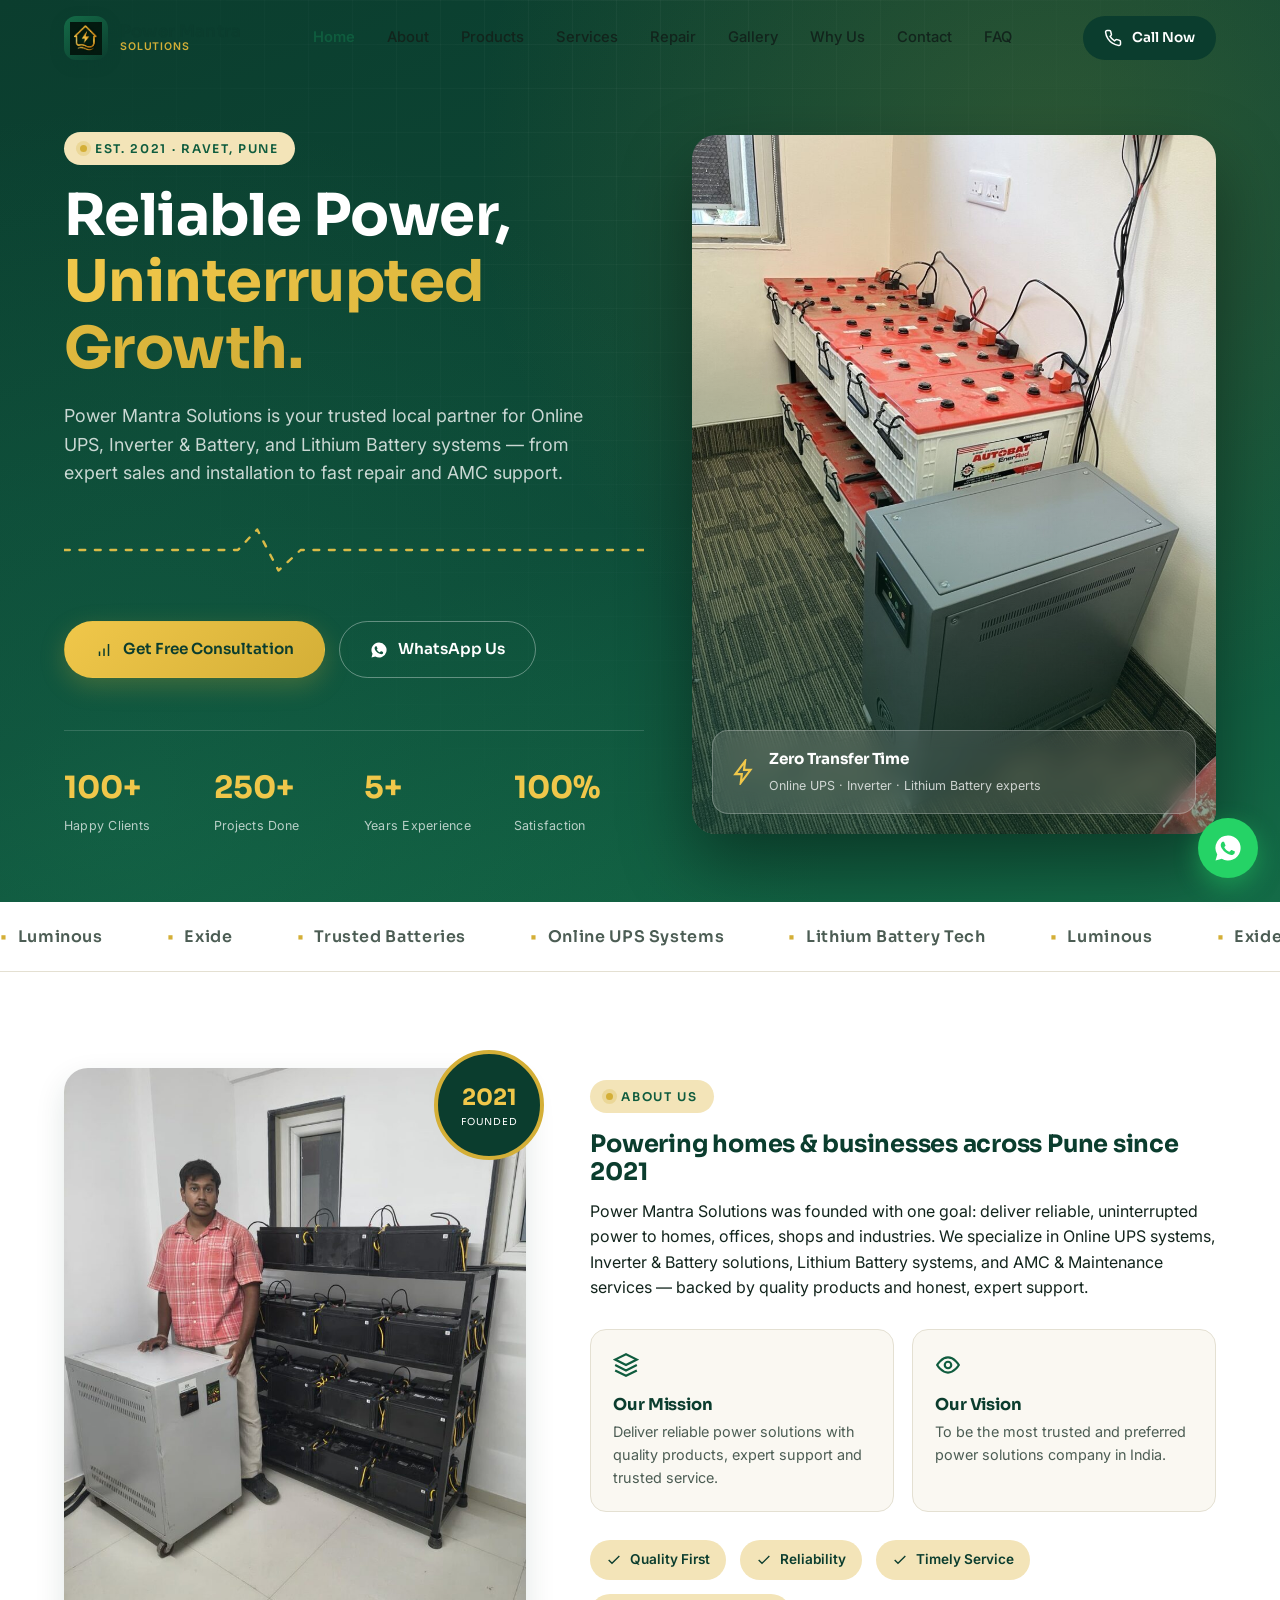
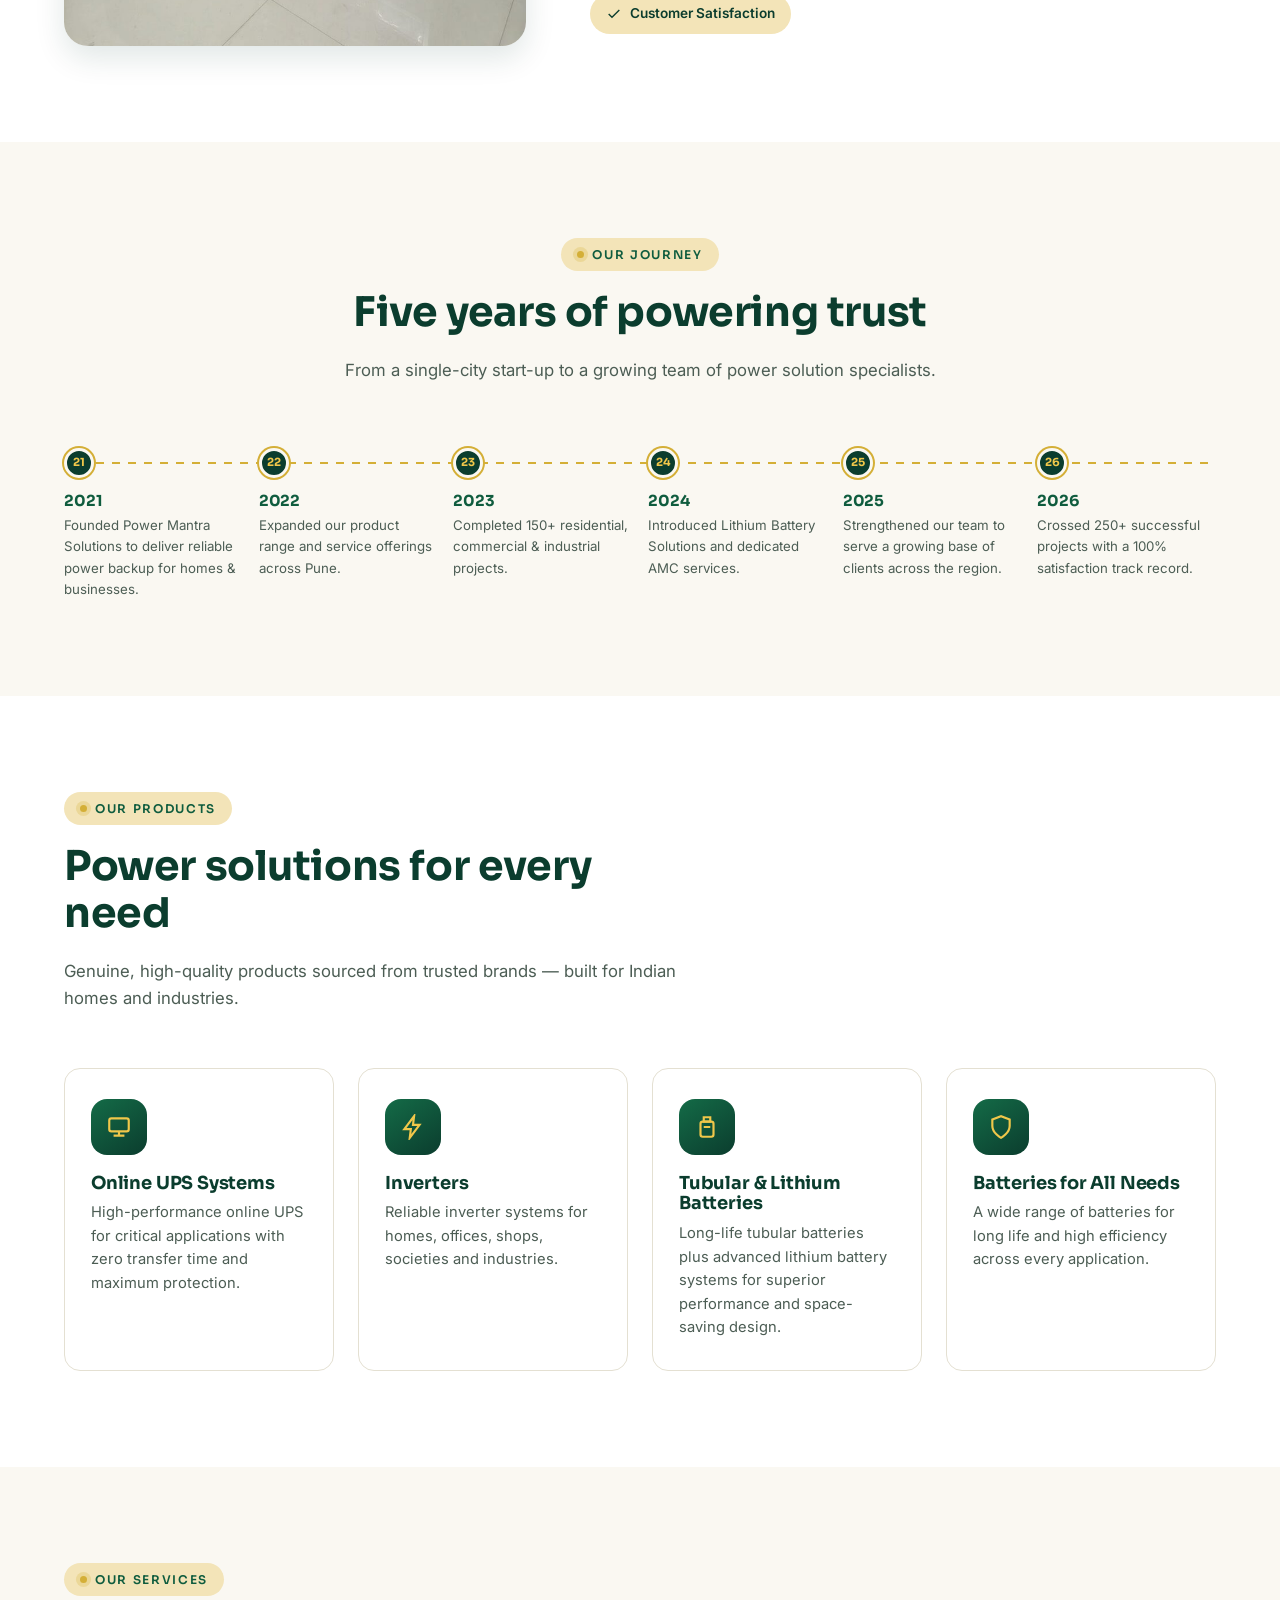
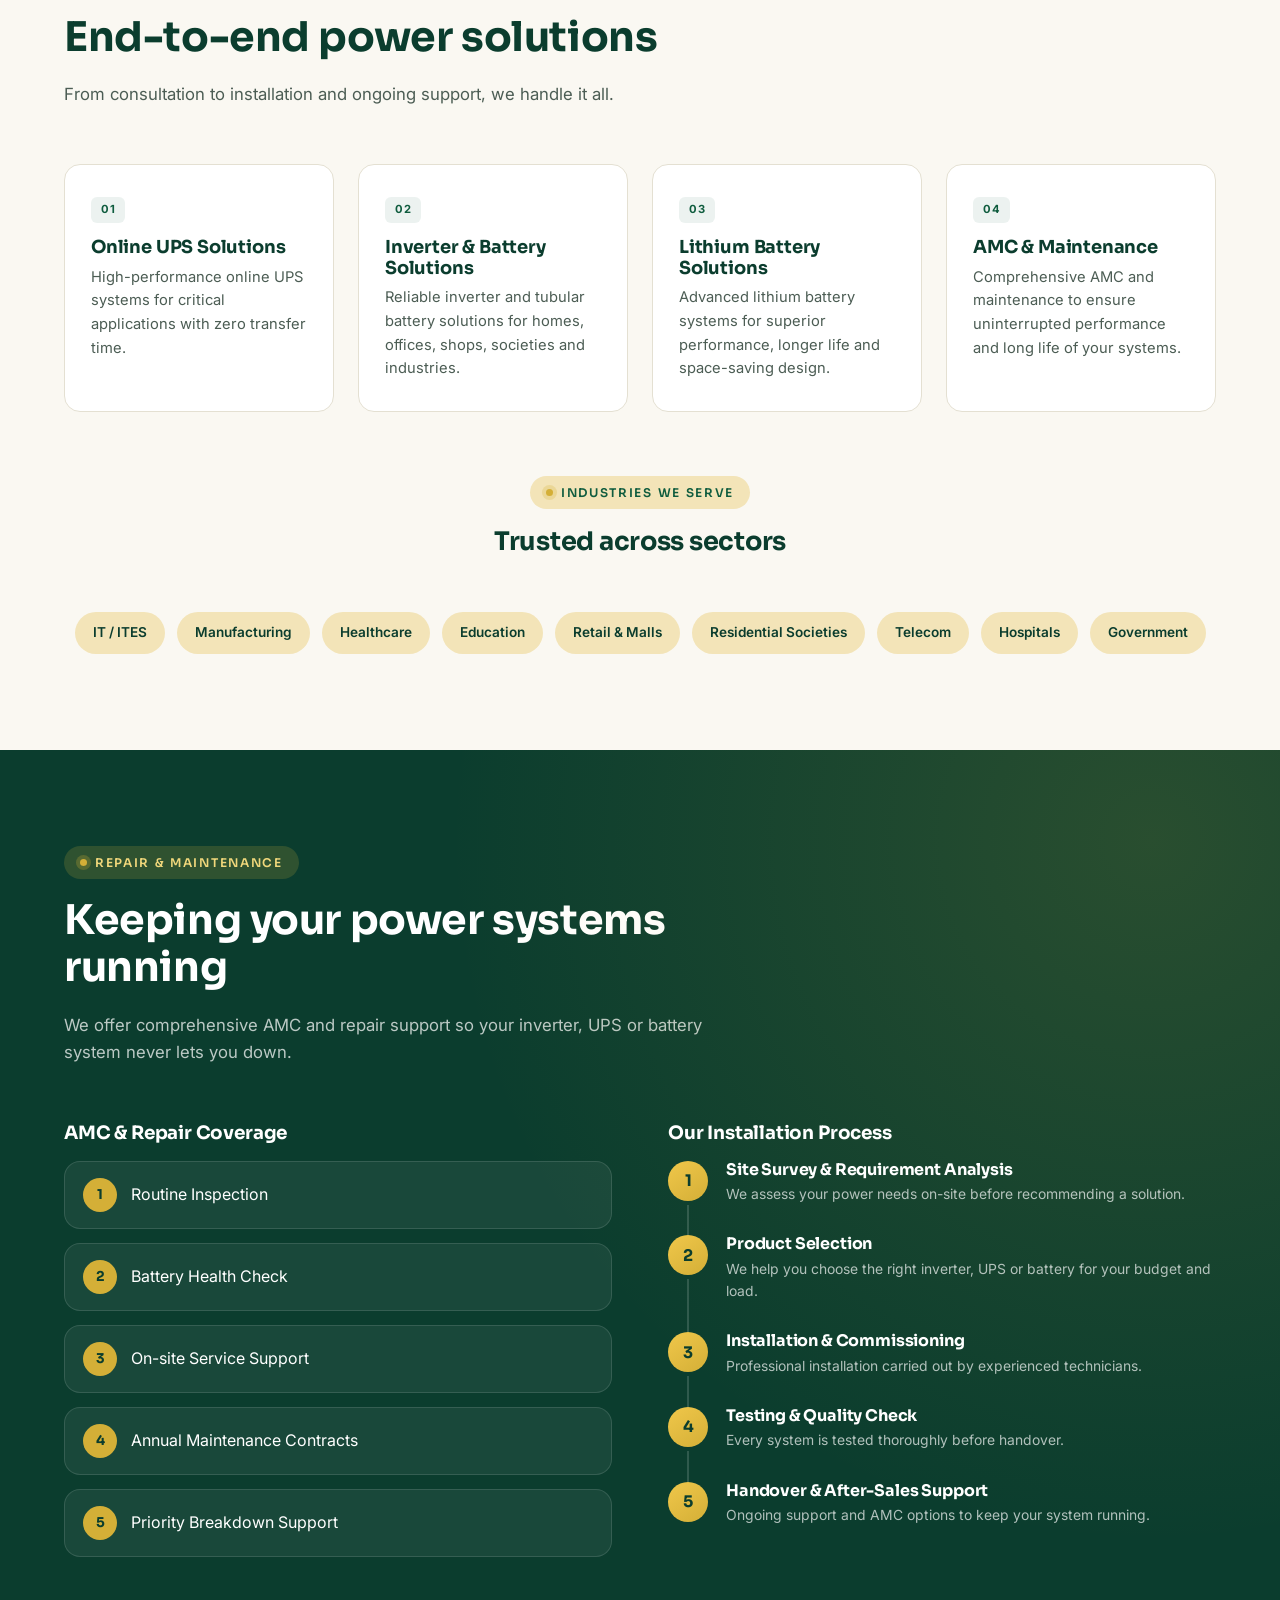
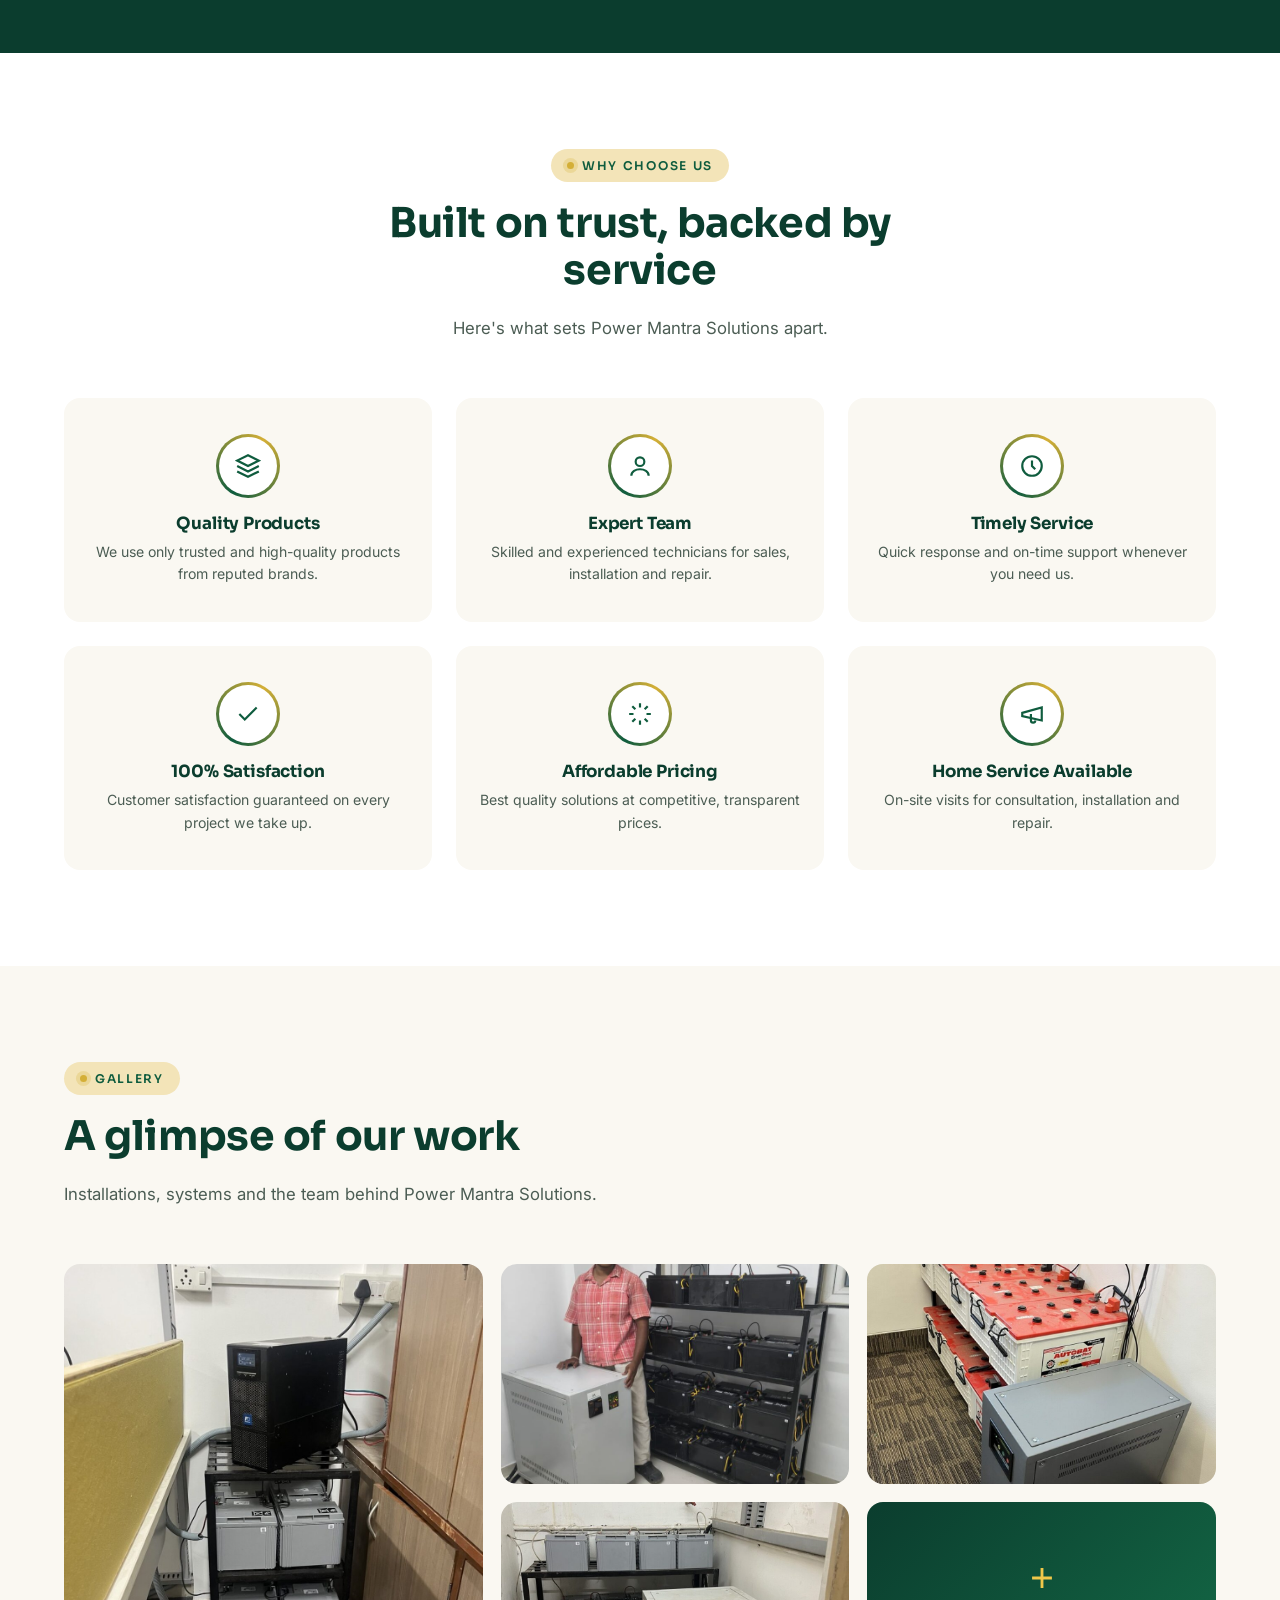
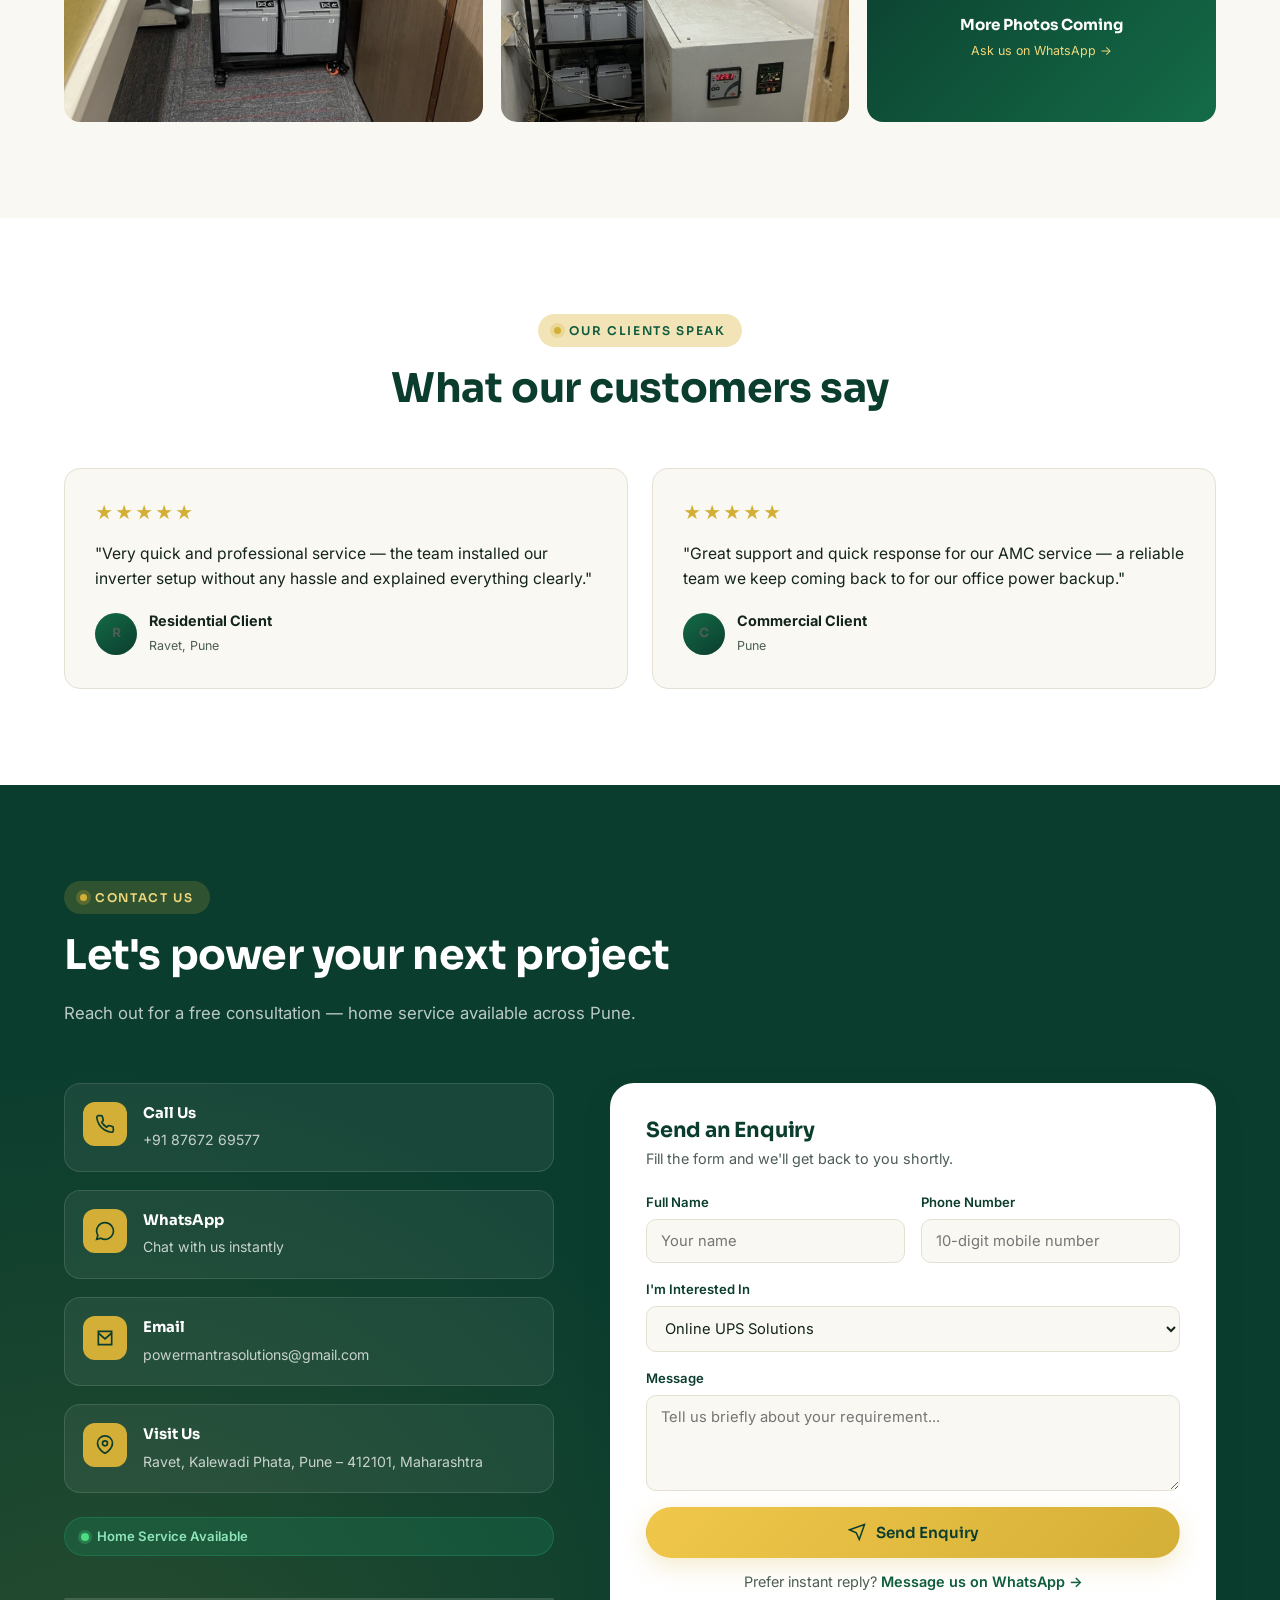
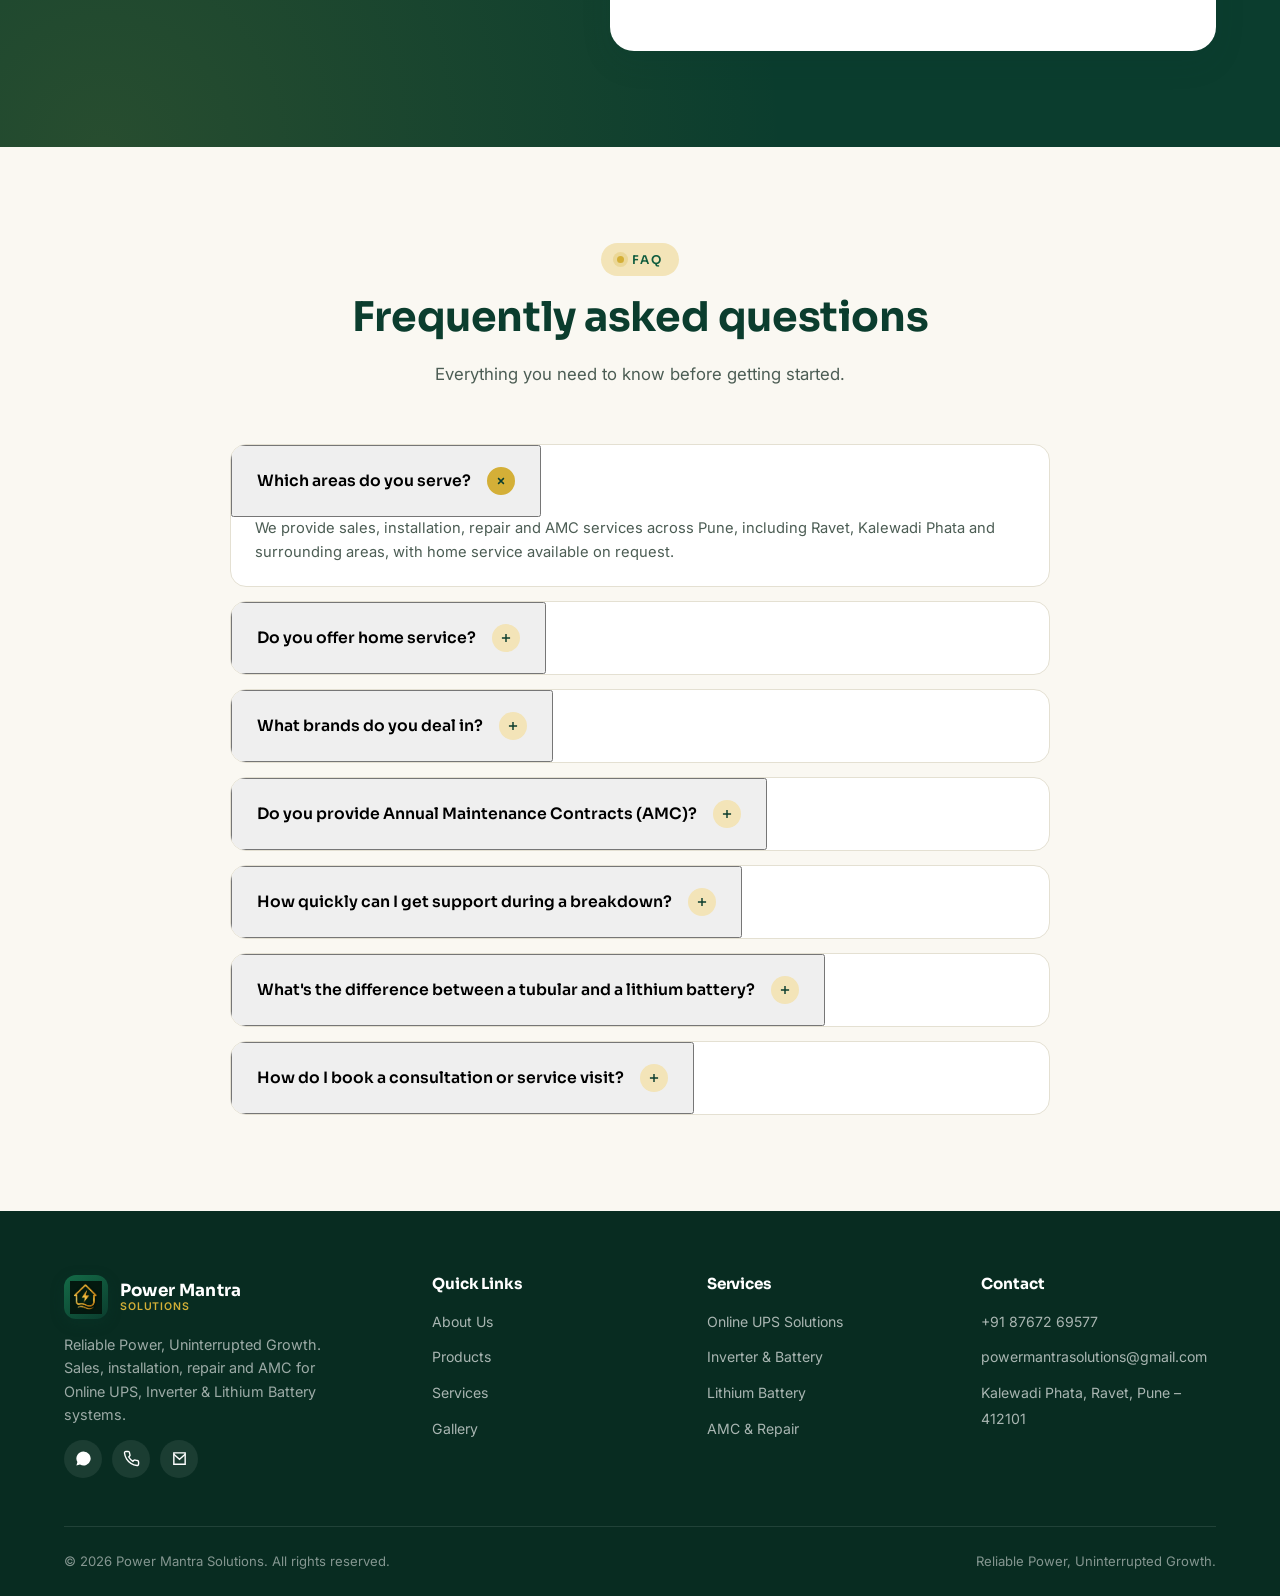
<file: pm/power-mantra-solutions/index.html>
<!DOCTYPE html>
<html lang="en">
<head>
<meta charset="UTF-8">
<meta name="viewport" content="width=device-width, initial-scale=1.0">
<title>Power Mantra Solutions | Inverter, Battery & UPS Sales, Service & Repair in Pune</title>
<meta name="description" content="Power Mantra Solutions — Reliable Power, Uninterrupted Growth. Sales, installation, repair and AMC for Online UPS, Inverters, Tubular & Lithium Batteries in Ravet, Kalewadi Phata, Pune. Call 8767269577.">
<meta name="keywords" content="inverter repair Pune, UPS sales Pune, battery repair Ravet, online UPS installation, lithium battery solutions, AMC power backup Pune, Power Mantra Solutions">
<meta name="author" content="Power Mantra Solutions">
<meta name="robots" content="index, follow">
<link rel="canonical" href="https://www.powermantrasolutions.com/">

<!-- Open Graph -->
<meta property="og:type" content="business.business">
<meta property="og:title" content="Power Mantra Solutions | Reliable Power, Uninterrupted Growth">
<meta property="og:description" content="Sales, installation, repair and AMC for Online UPS, Inverters, Tubular & Lithium Batteries in Pune.">
<meta property="og:image" content="assets/images/project-1.jpg">
<meta property="og:locale" content="en_IN">

<!-- Favicon (real business logo) -->
<link rel="icon" type="image/png" href="assets/images/logo.png">

<!-- Fonts -->
<link rel="preconnect" href="https://fonts.googleapis.com">
<link rel="preconnect" href="https://fonts.gstatic.com" crossorigin>
<link href="https://fonts.googleapis.com/css2?family=Sora:wght@500;600;700;800&family=Inter:wght@400;500;600;700&display=swap" rel="stylesheet">

<link rel="stylesheet" href="css/style.css">

<!-- Structured data for local business SEO -->
<script type="application/ld+json">
{
  "@context": "https://schema.org",
  "@type": "ElectronicsStore",
  "name": "Power Mantra Solutions",
  "image": "assets/images/project-1.jpg",
  "description": "Sales, installation, repair and AMC for Online UPS, Inverters, Tubular & Lithium Batteries.",
  "telephone": "+918767269577",
  "email": "powermantrasolutions@gmail.com",
  "address": {
    "@type": "PostalAddress",
    "streetAddress": "Kalewadi Phata, Ravet",
    "addressLocality": "Pune",
    "postalCode": "412101",
    "addressRegion": "Maharashtra",
    "addressCountry": "IN"
  },
  "priceRange": "$$",
  "areaServed": "Pune"
}
</script>
</head>
<body>

<a class="skip-link" href="#main">Skip to content</a>

<!-- ============ NAV ============ -->
<header class="nav" id="siteNav">
  <div class="container">
    <a href="#home" class="brand" aria-label="Power Mantra Solutions home">
      <span class="brand-mark">
        <img src="assets/images/logo.png" alt="Power Mantra Solutions logo" width="32" height="33">
      </span>
      <span class="brand-text">
        <strong>Power Mantra</strong>
        <span>Solutions</span>
      </span>
    </a>

    <nav class="nav-links" aria-label="Primary">
      <a href="#home">Home</a>
      <a href="#about">About</a>
      <a href="#products">Products</a>
      <a href="#services">Services</a>
      <a href="#repair">Repair</a>
      <a href="#gallery">Gallery</a>
      <a href="#why">Why Us</a>
      <a href="#contact">Contact</a>
      <a href="#faq">FAQ</a>
    </nav>

    <div class="nav-cta">
      <a href="tel:+918767269577" class="btn btn-dark btn-sm">
        <svg viewBox="0 0 24 24" fill="none" stroke="currentColor" stroke-width="2"><path d="M22 16.92v3a2 2 0 0 1-2.18 2 19.79 19.79 0 0 1-8.63-3.07 19.5 19.5 0 0 1-6-6 19.79 19.79 0 0 1-3.07-8.67A2 2 0 0 1 4.11 2h3a2 2 0 0 1 2 1.72c.13.96.36 1.9.68 2.81a2 2 0 0 1-.45 2.11L8.09 9.91a16 16 0 0 0 6 6l1.27-1.27a2 2 0 0 1 2.11-.45c.91.32 1.85.55 2.81.68A2 2 0 0 1 22 16.92Z"/></svg>
        <span class="long-label">Call Now</span>
      </a>
      <button class="nav-toggle" id="navToggle" aria-label="Toggle navigation menu" aria-expanded="false" aria-controls="siteNav">
        <span></span><span></span><span></span>
      </button>
    </div>
  </div>
</header>

<main id="main">

  <!-- ============ HERO / HOME ============ -->
  <section class="hero" id="home">
    <div class="container hero-grid">
      <div class="hero-copy">
        <span class="eyebrow">Est. 2021 · Ravet, Pune</span>
        <h1>Reliable Power, <em>Uninterrupted Growth.</em></h1>
        <p class="lead">Power Mantra Solutions is your trusted local partner for Online UPS, Inverter &amp; Battery, and Lithium Battery systems — from expert sales and installation to fast repair and AMC support.</p>

        <svg class="hero-pulse" viewBox="0 0 600 60" preserveAspectRatio="none" aria-hidden="true">
          <path class="pulse-path" d="M0 30 H180 L200 8 L222 52 L245 30 H600" fill="none" stroke="#F0C74A" stroke-width="2.5" stroke-linecap="round" stroke-linejoin="round"/>
        </svg>

        <div class="hero-actions">
          <a href="#contact" class="btn btn-primary">
            <svg viewBox="0 0 24 24" fill="none" stroke="currentColor" stroke-width="2"><path d="M12 20V10M18 20V4M6 20v-6"/></svg>
            Get Free Consultation
          </a>
          <a href="https://wa.me/918767269577?text=Hi%20Power%20Mantra%20Solutions%2C%20I%27d%20like%20to%20enquire%20about%20inverter%2FUPS%2Fbattery%20services." target="_blank" rel="noopener" class="btn btn-outline">
            <svg viewBox="0 0 24 24" fill="currentColor"><path d="M12 2a10 10 0 0 0-8.6 15.1L2 22l5.05-1.36A10 10 0 1 0 12 2Zm5.3 14.2c-.23.63-1.15 1.16-1.9 1.31-.5.1-1.15.18-3.34-.72-2.8-1.16-4.6-4-4.74-4.19-.14-.19-1.13-1.5-1.13-2.86 0-1.36.71-2.02.97-2.3.26-.28.56-.35.75-.35h.54c.17 0 .4-.03.62.48.23.55.78 1.9.85 2.04.07.14.11.3.02.49-.09.19-.14.3-.27.46-.14.16-.29.36-.41.48-.14.14-.28.29-.12.56.16.28.71 1.18 1.53 1.91 1.05.94 1.94 1.23 2.21 1.37.28.14.44.12.6-.07.17-.19.7-.81.89-1.09.19-.28.37-.23.63-.14.26.09 1.62.77 1.9.91.28.14.46.21.53.33.07.12.07.66-.16 1.29Z"/></svg>
            WhatsApp Us
          </a>
        </div>

        <div class="hero-stats">
          <div class="stat"><b>100+</b><span>Happy Clients</span></div>
          <div class="stat"><b>250+</b><span>Projects Done</span></div>
          <div class="stat"><b>5+</b><span>Years Experience</span></div>
          <div class="stat"><b>100%</b><span>Satisfaction</span></div>
        </div>
      </div>

      <div class="hero-visual reveal">
        <img src="assets/images/project-1.jpg" alt="Power backup inverter and battery installation by Power Mantra Solutions" width="1000" height="1333" loading="eager">
        <div class="badge-float">
          <svg viewBox="0 0 24 24" fill="none" stroke="currentColor" stroke-width="2"><path d="M13 2 4 14h6l-1 8 9-12h-6l1-8Z"/></svg>
          <div>
            <strong>Zero Transfer Time</strong>
            <span>Online UPS · Inverter · Lithium Battery experts</span>
          </div>
        </div>
      </div>
    </div>
  </section>

  <!-- ============ BRAND STRIP ============ -->
  <div class="brand-strip" aria-label="Brands we deal in">
    <div class="track">
      <span>Luminous</span><span>Exide</span><span>Trusted Batteries</span><span>Online UPS Systems</span><span>Lithium Battery Tech</span>
      <span>Luminous</span><span>Exide</span><span>Trusted Batteries</span><span>Online UPS Systems</span><span>Lithium Battery Tech</span>
    </div>
  </div>

  <!-- ============ ABOUT ============ -->
  <section class="about" id="about">
    <div class="container about-grid">
      <div class="about-media reveal">
        <div class="frame">
          <img src="assets/images/owner.jpg" alt="Power Mantra Solutions team at work" width="800" height="1067" loading="lazy">
        </div>
        <div class="est-badge"><b>2021</b><span>Founded</span></div>
      </div>

      <div class="about-copy">
        <span class="eyebrow">About Us</span>
        <h2>Powering homes &amp; businesses across Pune since 2021</h2>
        <p>Power Mantra Solutions was founded with one goal: deliver reliable, uninterrupted power to homes, offices, shops and industries. We specialize in Online UPS systems, Inverter &amp; Battery solutions, Lithium Battery systems, and AMC &amp; Maintenance services — backed by quality products and honest, expert support.</p>

        <div class="mission-vision">
          <div class="mv-card">
            <svg viewBox="0 0 24 24" fill="none" stroke="currentColor" stroke-width="2"><path d="M12 2 2 7l10 5 10-5-10-5ZM2 17l10 5 10-5M2 12l10 5 10-5"/></svg>
            <h4>Our Mission</h4>
            <p>Deliver reliable power solutions with quality products, expert support and trusted service.</p>
          </div>
          <div class="mv-card">
            <svg viewBox="0 0 24 24" fill="none" stroke="currentColor" stroke-width="2"><circle cx="12" cy="12" r="3"/><path d="M2 12s4-7 10-7 10 7 10 7-4 7-10 7-10-7-10-7Z"/></svg>
            <h4>Our Vision</h4>
            <p>To be the most trusted and preferred power solutions company in India.</p>
          </div>
        </div>

        <div class="values-row">
          <span class="value-chip"><svg viewBox="0 0 24 24" fill="none" stroke="currentColor" stroke-width="2"><path d="M20 6 9 17l-5-5"/></svg>Quality First</span>
          <span class="value-chip"><svg viewBox="0 0 24 24" fill="none" stroke="currentColor" stroke-width="2"><path d="M20 6 9 17l-5-5"/></svg>Reliability</span>
          <span class="value-chip"><svg viewBox="0 0 24 24" fill="none" stroke="currentColor" stroke-width="2"><path d="M20 6 9 17l-5-5"/></svg>Timely Service</span>
          <span class="value-chip"><svg viewBox="0 0 24 24" fill="none" stroke="currentColor" stroke-width="2"><path d="M20 6 9 17l-5-5"/></svg>Customer Satisfaction</span>
        </div>
      </div>
    </div>
  </section>

  <!-- ============ JOURNEY ============ -->
  <section class="journey">
    <div class="container">
      <div class="section-head center reveal">
        <span class="eyebrow">Our Journey</span>
        <h2>Five years of powering trust</h2>
        <p>From a single-city start-up to a growing team of power solution specialists.</p>
      </div>
      <div class="timeline stagger">
        <div class="t-item reveal" style="--i:0"><span class="t-dot">21</span><h4>2021</h4><p>Founded Power Mantra Solutions to deliver reliable power backup for homes &amp; businesses.</p></div>
        <div class="t-item reveal" style="--i:1"><span class="t-dot">22</span><h4>2022</h4><p>Expanded our product range and service offerings across Pune.</p></div>
        <div class="t-item reveal" style="--i:2"><span class="t-dot">23</span><h4>2023</h4><p>Completed 150+ residential, commercial &amp; industrial projects.</p></div>
        <div class="t-item reveal" style="--i:3"><span class="t-dot">24</span><h4>2024</h4><p>Introduced Lithium Battery Solutions and dedicated AMC services.</p></div>
        <div class="t-item reveal" style="--i:4"><span class="t-dot">25</span><h4>2025</h4><p>Strengthened our team to serve a growing base of clients across the region.</p></div>
        <div class="t-item reveal" style="--i:5"><span class="t-dot">26</span><h4>2026</h4><p>Crossed 250+ successful projects with a 100% satisfaction track record.</p></div>
      </div>
    </div>
  </section>

  <!-- ============ PRODUCTS ============ -->
  <section class="products" id="products">
    <div class="container">
      <div class="section-head reveal">
        <span class="eyebrow">Our Products</span>
        <h2>Power solutions for every need</h2>
        <p>Genuine, high-quality products sourced from trusted brands — built for Indian homes and industries.</p>
      </div>

      <div class="grid-4 stagger">
        <div class="card reveal" style="--i:0">
          <div class="icon-wrap"><svg viewBox="0 0 24 24" fill="none" stroke="currentColor" stroke-width="2"><rect x="3" y="4" width="18" height="12" rx="2"/><path d="M7 20h10M12 16v4"/></svg></div>
          <h3>Online UPS Systems</h3>
          <p>High-performance online UPS for critical applications with zero transfer time and maximum protection.</p>
        </div>
        <div class="card reveal" style="--i:1">
          <div class="icon-wrap"><svg viewBox="0 0 24 24" fill="none" stroke="currentColor" stroke-width="2"><path d="M13 2 4 14h6l-1 8 9-12h-6l1-8Z"/></svg></div>
          <h3>Inverters</h3>
          <p>Reliable inverter systems for homes, offices, shops, societies and industries.</p>
        </div>
        <div class="card reveal" style="--i:2">
          <div class="icon-wrap"><svg viewBox="0 0 24 24" fill="none" stroke="currentColor" stroke-width="2"><rect x="6" y="7" width="12" height="14" rx="2"/><path d="M9 3h6v4H9z"/><path d="M9 12h6"/></svg></div>
          <h3>Tubular &amp; Lithium Batteries</h3>
          <p>Long-life tubular batteries plus advanced lithium battery systems for superior performance and space-saving design.</p>
        </div>
        <div class="card reveal" style="--i:3">
          <div class="icon-wrap"><svg viewBox="0 0 24 24" fill="none" stroke="currentColor" stroke-width="2"><path d="M12 22s8-4.5 8-11V5l-8-3-8 3v6c0 6.5 8 11 8 11Z"/></svg></div>
          <h3>Batteries for All Needs</h3>
          <p>A wide range of batteries for long life and high efficiency across every application.</p>
        </div>
      </div>
    </div>
  </section>

  <!-- ============ SERVICES ============ -->
  <section class="services" id="services">
    <div class="container">
      <div class="section-head reveal">
        <span class="eyebrow">Our Services</span>
        <h2>End-to-end power solutions</h2>
        <p>From consultation to installation and ongoing support, we handle it all.</p>
      </div>

      <div class="grid-4 stagger">
        <div class="card reveal" style="--i:0">
          <span class="tag">01</span>
          <h3>Online UPS Solutions</h3>
          <p>High-performance online UPS systems for critical applications with zero transfer time.</p>
        </div>
        <div class="card reveal" style="--i:1">
          <span class="tag">02</span>
          <h3>Inverter &amp; Battery Solutions</h3>
          <p>Reliable inverter and tubular battery solutions for homes, offices, shops, societies and industries.</p>
        </div>
        <div class="card reveal" style="--i:2">
          <span class="tag">03</span>
          <h3>Lithium Battery Solutions</h3>
          <p>Advanced lithium battery systems for superior performance, longer life and space-saving design.</p>
        </div>
        <div class="card reveal" style="--i:3">
          <span class="tag">04</span>
          <h3>AMC &amp; Maintenance</h3>
          <p>Comprehensive AMC and maintenance to ensure uninterrupted performance and long life of your systems.</p>
        </div>
      </div>

      <div class="industries reveal">
        <div class="section-head center">
          <span class="eyebrow">Industries We Serve</span>
          <h2 style="font-size:1.6rem;">Trusted across sectors</h2>
        </div>
        <div class="chip-row">
          <span class="chip">IT / ITES</span>
          <span class="chip">Manufacturing</span>
          <span class="chip">Healthcare</span>
          <span class="chip">Education</span>
          <span class="chip">Retail &amp; Malls</span>
          <span class="chip">Residential Societies</span>
          <span class="chip">Telecom</span>
          <span class="chip">Hospitals</span>
          <span class="chip">Government</span>
        </div>
      </div>
    </div>
  </section>

  <!-- ============ REPAIR & MAINTENANCE ============ -->
  <section class="repair" id="repair">
    <div class="container">
      <div class="section-head reveal">
        <span class="eyebrow" style="background:rgba(212,175,55,.18); color:#F0D77B;">Repair &amp; Maintenance</span>
        <h2>Keeping your power systems running</h2>
        <p>We offer comprehensive AMC and repair support so your inverter, UPS or battery system never lets you down.</p>
      </div>

      <div class="repair-grid">
        <div class="reveal">
          <h3 style="color:#fff; font-size:1.15rem; margin-bottom:18px;">AMC &amp; Repair Coverage</h3>
          <ul class="amc-list">
            <li><span class="num">1</span> Routine Inspection</li>
            <li><span class="num">2</span> Battery Health Check</li>
            <li><span class="num">3</span> On-site Service Support</li>
            <li><span class="num">4</span> Annual Maintenance Contracts</li>
            <li><span class="num">5</span> Priority Breakdown Support</li>
          </ul>
        </div>

        <div class="reveal">
          <h3 style="color:#fff; font-size:1.15rem; margin-bottom:18px;">Our Installation Process</h3>
          <div class="process-steps">
            <div class="process-step">
              <span class="step-badge">1</span>
              <div><h4>Site Survey &amp; Requirement Analysis</h4><p>We assess your power needs on-site before recommending a solution.</p></div>
            </div>
            <div class="process-step">
              <span class="step-badge">2</span>
              <div><h4>Product Selection</h4><p>We help you choose the right inverter, UPS or battery for your budget and load.</p></div>
            </div>
            <div class="process-step">
              <span class="step-badge">3</span>
              <div><h4>Installation &amp; Commissioning</h4><p>Professional installation carried out by experienced technicians.</p></div>
            </div>
            <div class="process-step">
              <span class="step-badge">4</span>
              <div><h4>Testing &amp; Quality Check</h4><p>Every system is tested thoroughly before handover.</p></div>
            </div>
            <div class="process-step">
              <span class="step-badge">5</span>
              <div><h4>Handover &amp; After-Sales Support</h4><p>Ongoing support and AMC options to keep your system running.</p></div>
            </div>
          </div>
        </div>
      </div>
    </div>
  </section>

  <!-- ============ WHY CHOOSE US ============ -->
  <section class="why" id="why">
    <div class="container">
      <div class="section-head center reveal">
        <span class="eyebrow">Why Choose Us</span>
        <h2>Built on trust, backed by service</h2>
        <p>Here's what sets Power Mantra Solutions apart.</p>
      </div>

      <div class="why-grid stagger">
        <div class="why-card reveal" style="--i:0">
          <div class="icon-wrap"><i><svg viewBox="0 0 24 24" fill="none" stroke="currentColor" stroke-width="2"><path d="M12 2 2 7l10 5 10-5-10-5ZM2 17l10 5 10-5M2 12l10 5 10-5"/></svg></i></div>
          <h3>Quality Products</h3>
          <p>We use only trusted and high-quality products from reputed brands.</p>
        </div>
        <div class="why-card reveal" style="--i:1">
          <div class="icon-wrap"><i><svg viewBox="0 0 24 24" fill="none" stroke="currentColor" stroke-width="2"><circle cx="12" cy="8" r="4"/><path d="M4 21c0-4 4-6 8-6s8 2 8 6"/></svg></i></div>
          <h3>Expert Team</h3>
          <p>Skilled and experienced technicians for sales, installation and repair.</p>
        </div>
        <div class="why-card reveal" style="--i:2">
          <div class="icon-wrap"><i><svg viewBox="0 0 24 24" fill="none" stroke="currentColor" stroke-width="2"><circle cx="12" cy="12" r="9"/><path d="M12 7v5l3 3"/></svg></i></div>
          <h3>Timely Service</h3>
          <p>Quick response and on-time support whenever you need us.</p>
        </div>
        <div class="why-card reveal" style="--i:3">
          <div class="icon-wrap"><i><svg viewBox="0 0 24 24" fill="none" stroke="currentColor" stroke-width="2"><path d="M20 6 9 17l-5-5"/></svg></i></div>
          <h3>100% Satisfaction</h3>
          <p>Customer satisfaction guaranteed on every project we take up.</p>
        </div>
        <div class="why-card reveal" style="--i:4">
          <div class="icon-wrap"><i><svg viewBox="0 0 24 24" fill="none" stroke="currentColor" stroke-width="2"><path d="M12 2v4M12 18v4M4.9 4.9l2.8 2.8M16.3 16.3l2.8 2.8M2 12h4M18 12h4M4.9 19.1l2.8-2.8M16.3 7.7l2.8-2.8"/></svg></i></div>
          <h3>Affordable Pricing</h3>
          <p>Best quality solutions at competitive, transparent prices.</p>
        </div>
        <div class="why-card reveal" style="--i:5">
          <div class="icon-wrap"><i><svg viewBox="0 0 24 24" fill="none" stroke="currentColor" stroke-width="2"><path d="M3 11l18-5v12L3 14v-3Z"/><path d="M11 12v6a2 2 0 0 0 4 0"/></svg></i></div>
          <h3>Home Service Available</h3>
          <p>On-site visits for consultation, installation and repair.</p>
        </div>
      </div>
    </div>
  </section>

  <!-- ============ GALLERY ============ -->
  <section class="gallery" id="gallery">
    <div class="container">
      <div class="section-head reveal">
        <span class="eyebrow">Gallery</span>
        <h2>A glimpse of our work</h2>
        <p>Installations, systems and the team behind Power Mantra Solutions.</p>
      </div>

      <div class="gallery-grid reveal">
        <div class="g-item large">
          <img src="assets/images/project-2.jpg" alt="Power backup installation project by Power Mantra Solutions" loading="lazy">
          <div class="g-caption"><strong>Installation Project</strong><br><span>Power backup setup on-site</span></div>
        </div>
        <div class="g-item">
          <img src="assets/images/owner.jpg" alt="Power Mantra Solutions team member" loading="lazy">
          <div class="g-caption"><strong>Our Team</strong><br><span>Trained &amp; experienced</span></div>
        </div>
        <div class="g-item">
          <img src="assets/images/project-1.jpg" alt="Battery and inverter setup by Power Mantra Solutions" loading="lazy">
          <div class="g-caption"><strong>Battery Setup</strong><br><span>Inverter &amp; battery bank</span></div>
        </div>
        <div class="g-item">
          <img src="assets/images/project-3.jpg" alt="Power system installation by Power Mantra Solutions" loading="lazy">
          <div class="g-caption"><strong>Power System</strong><br><span>Professional installation</span></div>
        </div>
        <div class="g-item pattern">
          <div>
            <svg viewBox="0 0 24 24" fill="none" stroke="currentColor" stroke-width="2"><path d="M12 5v14M5 12h14"/></svg>
            <strong>More Photos Coming</strong>
            <span><a href="https://wa.me/918767269577" target="_blank" rel="noopener" style="color:#F0D77B;">Ask us on WhatsApp →</a></span>
          </div>
        </div>
      </div>
    </div>
  </section>

  <!-- ============ TESTIMONIALS ============ -->
  <section class="testimonials">
    <div class="container">
      <div class="section-head center reveal">
        <span class="eyebrow">Our Clients Speak</span>
        <h2>What our customers say</h2>
      </div>
      <div class="t-grid stagger">
        <div class="t-card reveal" style="--i:0">
          <div class="stars" aria-label="5 out of 5 stars">★★★★★</div>
          <p>"Very quick and professional service — the team installed our inverter setup without any hassle and explained everything clearly."</p>
          <div class="who"><span class="avatar">R</span><div><strong>Residential Client</strong><span>Ravet, Pune</span></div></div>
        </div>
        <div class="t-card reveal" style="--i:1">
          <div class="stars" aria-label="5 out of 5 stars">★★★★★</div>
          <p>"Great support and quick response for our AMC service — a reliable team we keep coming back to for our office power backup."</p>
          <div class="who"><span class="avatar">C</span><div><strong>Commercial Client</strong><span>Pune</span></div></div>
        </div>
      </div>
    </div>
  </section>

  <!-- ============ CONTACT ============ -->
  <section class="contact" id="contact">
    <div class="container">
      <div class="section-head reveal">
        <span class="eyebrow" style="background:rgba(212,175,55,.18); color:#F0D77B;">Contact Us</span>
        <h2>Let's power your next project</h2>
        <p>Reach out for a free consultation — home service available across Pune.</p>
      </div>

      <div class="contact-grid">
        <div class="contact-info reveal">
          <div class="info-row">
            <span class="icon-wrap"><svg viewBox="0 0 24 24" fill="none" stroke="currentColor" stroke-width="2"><path d="M22 16.92v3a2 2 0 0 1-2.18 2 19.79 19.79 0 0 1-8.63-3.07 19.5 19.5 0 0 1-6-6 19.79 19.79 0 0 1-3.07-8.67A2 2 0 0 1 4.11 2h3a2 2 0 0 1 2 1.72c.13.96.36 1.9.68 2.81a2 2 0 0 1-.45 2.11L8.09 9.91a16 16 0 0 0 6 6l1.27-1.27a2 2 0 0 1 2.11-.45c.91.32 1.85.55 2.81.68A2 2 0 0 1 22 16.92Z"/></svg></span>
            <div><strong>Call Us</strong><a href="tel:+918767269577">+91 87672 69577</a></div>
          </div>
          <div class="info-row">
            <span class="icon-wrap"><svg viewBox="0 0 24 24" fill="none" stroke="currentColor" stroke-width="2"><path d="M12 2a10 10 0 0 0-8.6 15.1L2 22l5.05-1.36A10 10 0 1 0 12 2Z"/></svg></span>
            <div><strong>WhatsApp</strong><a href="https://wa.me/918767269577" target="_blank" rel="noopener">Chat with us instantly</a></div>
          </div>
          <div class="info-row">
            <span class="icon-wrap"><svg viewBox="0 0 24 24" fill="none" stroke="currentColor" stroke-width="2"><path d="M4 4h16v16H4z"/><path d="m4 6 8 7 8-7"/></svg></span>
            <div><strong>Email</strong><a href="mailto:powermantrasolutions@gmail.com">powermantrasolutions@gmail.com</a></div>
          </div>
          <div class="info-row">
            <span class="icon-wrap"><svg viewBox="0 0 24 24" fill="none" stroke="currentColor" stroke-width="2"><path d="M21 10c0 7-9 12-9 12s-9-5-9-12a9 9 0 0 1 18 0Z"/><circle cx="12" cy="10" r="3"/></svg></span>
            <div><strong>Visit Us</strong><span class="txt">Ravet, Kalewadi Phata, Pune – 412101, Maharashtra</span></div>
          </div>

          <span class="badge-open">Home Service Available</span>

          <div class="map-embed">
           
          </div>
        </div>

        <form class="contact-form reveal" id="contactForm" novalidate>
          <h3>Send an Enquiry</h3>
          <p>Fill the form and we'll get back to you shortly.</p>

          <div class="form-success" id="formSuccess">
            <svg viewBox="0 0 24 24" fill="none" stroke="currentColor" stroke-width="2"><path d="M20 6 9 17l-5-5"/></svg>
            Thanks! Your enquiry has been noted — we'll contact you shortly. You can also WhatsApp us directly for a faster reply.
          </div>

          <div class="form-row">
            <div class="field">
              <label for="name">Full Name</label>
              <input type="text" id="name" name="name" placeholder="Your name" required>
            </div>
            <div class="field">
              <label for="phone">Phone Number</label>
              <input type="tel" id="phone" name="phone" placeholder="10-digit mobile number" pattern="[0-9]{10}" required>
            </div>
          </div>
          <div class="form-row">
            <div class="field full">
              <label for="service">I'm Interested In</label>
              <select id="service" name="service">
                <option>Online UPS Solutions</option>
                <option>Inverter &amp; Battery Solutions</option>
                <option>Lithium Battery Solutions</option>
                <option>AMC &amp; Maintenance / Repair</option>
                <option>Other</option>
              </select>
            </div>
          </div>
          <div class="form-row">
            <div class="field full">
              <label for="message">Message</label>
              <textarea id="message" name="message" placeholder="Tell us briefly about your requirement..."></textarea>
            </div>
          </div>

          <button type="submit" class="btn btn-primary" style="width:100%;">
            <svg viewBox="0 0 24 24" fill="none" stroke="currentColor" stroke-width="2"><path d="m22 2-7 20-4-9-9-4Z"/></svg>
            Send Enquiry
          </button>
          <p class="form-note">Prefer instant reply? <a href="https://wa.me/918767269577" target="_blank" rel="noopener" style="color:var(--forest); font-weight:600;">Message us on WhatsApp →</a></p>
        </form>
      </div>
    </div>
  </section>

  <!-- ============ FAQ ============ -->
  <section class="faq" id="faq">
    <div class="container">
      <div class="section-head center reveal">
        <span class="eyebrow">FAQ</span>
        <h2>Frequently asked questions</h2>
        <p>Everything you need to know before getting started.</p>
      </div>

      <div class="faq-list reveal">
        <div class="faq-item open">
          <button class="faq-q" aria-expanded="true">Which areas do you serve?<span class="plus"><svg viewBox="0 0 24 24" fill="none" stroke="currentColor" stroke-width="2.5"><path d="M12 5v14M5 12h14"/></svg></span></button>
          <div class="faq-a"><div class="faq-a-inner">We provide sales, installation, repair and AMC services across Pune, including Ravet, Kalewadi Phata and surrounding areas, with home service available on request.</div></div>
        </div>
        <div class="faq-item">
          <button class="faq-q" aria-expanded="false">Do you offer home service?<span class="plus"><svg viewBox="0 0 24 24" fill="none" stroke="currentColor" stroke-width="2.5"><path d="M12 5v14M5 12h14"/></svg></span></button>
          <div class="faq-a"><div class="faq-a-inner">Yes — our technicians visit your home, office or facility for consultation, installation, repair and AMC visits.</div></div>
        </div>
        <div class="faq-item">
          <button class="faq-q" aria-expanded="false">What brands do you deal in?<span class="plus"><svg viewBox="0 0 24 24" fill="none" stroke="currentColor" stroke-width="2.5"><path d="M12 5v14M5 12h14"/></svg></span></button>
          <div class="faq-a"><div class="faq-a-inner">We work with trusted, high-quality brands including Luminous and Exide, among other leading names in the power backup industry.</div></div>
        </div>
        <div class="faq-item">
          <button class="faq-q" aria-expanded="false">Do you provide Annual Maintenance Contracts (AMC)?<span class="plus"><svg viewBox="0 0 24 24" fill="none" stroke="currentColor" stroke-width="2.5"><path d="M12 5v14M5 12h14"/></svg></span></button>
          <div class="faq-a"><div class="faq-a-inner">Yes, we offer comprehensive AMC plans covering routine inspection, battery health checks and priority breakdown support to keep your system running year-round.</div></div>
        </div>
        <div class="faq-item">
          <button class="faq-q" aria-expanded="false">How quickly can I get support during a breakdown?<span class="plus"><svg viewBox="0 0 24 24" fill="none" stroke="currentColor" stroke-width="2.5"><path d="M12 5v14M5 12h14"/></svg></span></button>
          <div class="faq-a"><div class="faq-a-inner">We prioritize breakdown calls and aim to respond quickly — reach us by phone or WhatsApp for the fastest response.</div></div>
        </div>
        <div class="faq-item">
          <button class="faq-q" aria-expanded="false">What's the difference between a tubular and a lithium battery?<span class="plus"><svg viewBox="0 0 24 24" fill="none" stroke="currentColor" stroke-width="2.5"><path d="M12 5v14M5 12h14"/></svg></span></button>
          <div class="faq-a"><div class="faq-a-inner">Tubular batteries are a reliable, cost-effective choice for most homes, while lithium batteries offer a longer lifespan, faster charging and a compact, space-saving design at a higher upfront cost. We can help you choose based on your needs and budget.</div></div>
        </div>
        <div class="faq-item">
          <button class="faq-q" aria-expanded="false">How do I book a consultation or service visit?<span class="plus"><svg viewBox="0 0 24 24" fill="none" stroke="currentColor" stroke-width="2.5"><path d="M12 5v14M5 12h14"/></svg></span></button>
          <div class="faq-a"><div class="faq-a-inner">Simply call us at +91 87672 69577, message us on WhatsApp, or fill out the enquiry form above — we'll get back to you promptly.</div></div>
        </div>
      </div>
    </div>
  </section>

</main>

<!-- ============ FOOTER ============ -->
<footer class="footer">
  <div class="container">
    <div class="footer-grid">
      <div class="footer-brand">
        <div class="brand" style="margin-bottom:14px;">
          <span class="brand-mark"><img src="assets/images/logo.png" alt="Power Mantra Solutions logo" width="32" height="33"></span>
          <span class="brand-text"><strong style="color:#fff;">Power Mantra</strong><span>Solutions</span></span>
        </div>
        <p>Reliable Power, Uninterrupted Growth. Sales, installation, repair and AMC for Online UPS, Inverter &amp; Lithium Battery systems.</p>
        <div class="social-row">
          <a href="https://wa.me/918767269577" target="_blank" rel="noopener" aria-label="WhatsApp"><svg viewBox="0 0 24 24" fill="#fff"><path d="M12 2a10 10 0 0 0-8.6 15.1L2 22l5.05-1.36A10 10 0 1 0 12 2Z"/></svg></a>
          <a href="tel:+918767269577" aria-label="Call"><svg viewBox="0 0 24 24" fill="none" stroke="#fff" stroke-width="2"><path d="M22 16.92v3a2 2 0 0 1-2.18 2 19.79 19.79 0 0 1-8.63-3.07 19.5 19.5 0 0 1-6-6 19.79 19.79 0 0 1-3.07-8.67A2 2 0 0 1 4.11 2h3a2 2 0 0 1 2 1.72c.13.96.36 1.9.68 2.81a2 2 0 0 1-.45 2.11L8.09 9.91a16 16 0 0 0 6 6l1.27-1.27a2 2 0 0 1 2.11-.45c.91.32 1.85.55 2.81.68A2 2 0 0 1 22 16.92Z"/></svg></a>
          <a href="mailto:powermantrasolutions@gmail.com" aria-label="Email"><svg viewBox="0 0 24 24" fill="none" stroke="#fff" stroke-width="2"><path d="M4 4h16v16H4z"/><path d="m4 6 8 7 8-7"/></svg></a>
        </div>
      </div>
      <div class="footer-links">
        <h4>Quick Links</h4>
        <ul>
          <li><a href="#about">About Us</a></li>
          <li><a href="#products">Products</a></li>
          <li><a href="#services">Services</a></li>
          <li><a href="#gallery">Gallery</a></li>
        </ul>
      </div>
      <div class="footer-links">
        <h4>Services</h4>
        <ul>
          <li><a href="#services">Online UPS Solutions</a></li>
          <li><a href="#services">Inverter &amp; Battery</a></li>
          <li><a href="#services">Lithium Battery</a></li>
          <li><a href="#repair">AMC &amp; Repair</a></li>
        </ul>
      </div>
      <div class="footer-links">
        <h4>Contact</h4>
        <ul>
          <li><a href="tel:+918767269577">+91 87672 69577</a></li>
          <li><a href="mailto:powermantrasolutions@gmail.com">powermantrasolutions@gmail.com</a></li>
          <li><span style="color:rgba(255,255,255,.65); font-size:.88rem;">Kalewadi Phata, Ravet, Pune – 412101</span></li>
        </ul>
      </div>
    </div>
    <div class="footer-bottom">
      <span>© <span id="year"></span> Power Mantra Solutions. All rights reserved.</span>
      <span>Reliable Power, Uninterrupted Growth.</span>
    </div>
  </div>
</footer>

<!-- ============ FLOATING BUTTONS ============ -->
<a class="whatsapp-float" href="https://wa.me/918767269577?text=Hi%20Power%20Mantra%20Solutions%2C%20I%27d%20like%20to%20enquire%20about%20inverter%2FUPS%2Fbattery%20services." target="_blank" rel="noopener" aria-label="Chat with us on WhatsApp">
  <svg viewBox="0 0 24 24" fill="currentColor"><path d="M12 2a10 10 0 0 0-8.6 15.1L2 22l5.05-1.36A10 10 0 1 0 12 2Zm5.3 14.2c-.23.63-1.15 1.16-1.9 1.31-.5.1-1.15.18-3.34-.72-2.8-1.16-4.6-4-4.74-4.19-.14-.19-1.13-1.5-1.13-2.86 0-1.36.71-2.02.97-2.3.26-.28.56-.35.75-.35h.54c.17 0 .4-.03.62.48.23.55.78 1.9.85 2.04.07.14.11.3.02.49-.09.19-.14.3-.27.46-.14.16-.29.36-.41.48-.14.14-.28.29-.12.56.16.28.71 1.18 1.53 1.91 1.05.94 1.94 1.23 2.21 1.37.28.14.44.12.6-.07.17-.19.7-.81.89-1.09.19-.28.37-.23.63-.14.26.09 1.62.77 1.9.91.28.14.46.21.53.33.07.12.07.66-.16 1.29Z"/></svg>
</a>

<button class="to-top" id="toTop" aria-label="Back to top">
  <svg viewBox="0 0 24 24" fill="none" stroke="currentColor" stroke-width="2"><path d="M12 19V5M5 12l7-7 7 7"/></svg>
</button>

<script src="js/script.js"></script>
</body>
</html>
</file>
<file: pm/power-mantra-solutions/css/style.css>
/* =========================================================
   POWER MANTRA SOLUTIONS — Stylesheet
   Design tokens: Forest Green + Gold, "power pulse" signature motif
   ========================================================= */

:root{
  /* Colors */
  --forest-deep:#0B3D2E;   /* darkest green - header/footer/hero bg */
  --forest:#0F5C3E;        /* primary brand green */
  --forest-mid:#146B47;    /* secondary green */
  --forest-light:#1E8A5F;  /* hover / bright green accent */
  --gold:#D4AF37;          /* primary gold accent */
  --gold-bright:#F0C74A;   /* bright gold for glow/hover */
  --gold-soft:#F3E4B8;     /* soft gold for tints */
  --cream:#FAF8F2;         /* page background */
  --paper:#FFFFFF;         /* card background */
  --ink:#12241C;           /* main text */
  --ink-soft:#4C5D54;      /* muted text */
  --line:#E4E0D2;          /* hairline borders */

  --radius-s:10px;
  --radius-m:16px;
  --radius-l:24px;

  --shadow-s:0 2px 10px rgba(11,61,46,0.08);
  --shadow-m:0 12px 30px rgba(11,61,46,0.12);
  --shadow-gold:0 8px 24px rgba(212,175,55,0.25);

  --container:1200px;
  --nav-h:76px;

  --ease:cubic-bezier(.22,.9,.32,1);
}

@media (prefers-color-scheme: dark){
  :root{ }
}

*,*::before,*::after{ box-sizing:border-box; }
html{ scroll-behavior:smooth; }
@media (prefers-reduced-motion: reduce){
  html{ scroll-behavior:auto; }
  *,*::before,*::after{ animation-duration:0.01ms !important; animation-iteration-count:1 !important; transition-duration:0.01ms !important; scroll-behavior:auto !important; }
}

body{
  margin:0;
  font-family:'Inter',system-ui,-apple-system,Segoe UI,sans-serif;
  color:var(--ink);
  background:var(--cream);
  line-height:1.6;
  -webkit-font-smoothing:antialiased;
}

h1,h2,h3,h4{
  font-family:'Sora',system-ui,sans-serif;
  color:var(--forest-deep);
  line-height:1.15;
  margin:0 0 .5em;
  letter-spacing:-0.01em;
}

p{ margin:0 0 1em; }
img{ max-width:100%; display:block; }
a{ color:inherit; text-decoration:none; }
ul{ margin:0; padding:0; list-style:none; }
button{ font-family:inherit; cursor:pointer; }

.container{
  width:100%;
  max-width:var(--container);
  margin:0 auto;
  padding:0 24px;
}

.eyebrow{
  display:inline-flex;
  align-items:center;
  gap:8px;
  font-family:'Sora',sans-serif;
  font-size:.75rem;
  font-weight:600;
  letter-spacing:.14em;
  text-transform:uppercase;
  color:var(--forest);
  background:var(--gold-soft);
  padding:7px 16px;
  border-radius:999px;
  margin-bottom:18px;
}
.eyebrow::before{
  content:"";
  width:7px; height:7px;
  border-radius:50%;
  background:var(--gold);
  box-shadow:0 0 0 4px rgba(212,175,55,.25);
}

section{ padding:96px 0; position:relative; }
.section-head{ max-width:640px; margin-bottom:56px; }
.section-head.center{ margin-left:auto; margin-right:auto; text-align:center; }
.section-head h2{ font-size:clamp(1.9rem,3.2vw,2.6rem); }
.section-head p{ color:var(--ink-soft); font-size:1.05rem; margin-bottom:0; }

/* ---------- Buttons ---------- */
.btn{
  display:inline-flex;
  align-items:center;
  justify-content:center;
  gap:10px;
  padding:15px 30px;
  border-radius:999px;
  font-weight:600;
  font-size:.95rem;
  font-family:'Sora',sans-serif;
  border:1px solid transparent;
  transition:transform .35s var(--ease), box-shadow .35s var(--ease), background .3s, color .3s;
  white-space:nowrap;
}
.btn svg{ width:18px; height:18px; flex-shrink:0; }
.btn-primary{
  background:linear-gradient(135deg,var(--gold-bright),var(--gold));
  color:var(--forest-deep);
  box-shadow:var(--shadow-gold);
}
.btn-primary:hover{ transform:translateY(-3px); box-shadow:0 14px 30px rgba(212,175,55,.35); }
.btn-outline{
  background:transparent;
  border-color:rgba(255,255,255,.35);
  color:#fff;
}
.btn-outline:hover{ background:rgba(255,255,255,.12); transform:translateY(-3px); border-color:#fff; }
.btn-dark{
  background:var(--forest-deep);
  color:#fff;
}
.btn-dark:hover{ background:var(--forest); transform:translateY(-3px); box-shadow:var(--shadow-m); }
.btn-sm{ padding:10px 20px; font-size:.85rem; }
.btn:focus-visible, a:focus-visible, button:focus-visible{
  outline:3px solid var(--gold);
  outline-offset:3px;
}

/* ---------- Nav ---------- */
.nav{
  position:fixed;
  top:0; left:0; right:0;
  height:var(--nav-h);
  z-index:1000;
  display:flex;
  align-items:center;
  background:rgba(250,248,242,0);
  transition:background .35s var(--ease), box-shadow .35s var(--ease), height .3s var(--ease);
}
.nav.is-scrolled{
  background:rgba(250,248,242,.92);
  backdrop-filter:blur(14px);
  box-shadow:0 2px 20px rgba(11,61,46,.08);
  height:68px;
}
.nav .container{ display:flex; align-items:center; justify-content:space-between; width:100%; }

.brand{ display:flex; align-items:center; gap:12px; }
.brand-mark{
  width:44px; height:44px;
  border-radius:12px;
  background:linear-gradient(145deg,var(--forest-mid),var(--forest-deep));
  display:flex; align-items:center; justify-content:center;
  box-shadow:0 4px 14px rgba(11,61,46,.3);
  flex-shrink:0;
}
.brand-mark svg{ width:24px; height:24px; }
.brand-text{ display:flex; flex-direction:column; line-height:1.1; }
.brand-text strong{
  font-family:'Sora',sans-serif;
  font-weight:700;
  font-size:1.05rem;
  color:var(--forest-deep);
  letter-spacing:.01em;
}
.brand-text span{
  font-size:.66rem;
  letter-spacing:.08em;
  text-transform:uppercase;
  color:var(--gold);
  font-weight:600;
}

.nav-links{ display:flex; align-items:center; gap:2px; }
.nav-links a{
  padding:10px 15px;
  font-size:.92rem;
  font-weight:500;
  color:var(--ink);
  border-radius:999px;
  position:relative;
  transition:color .25s, background .25s;
}
.nav-links a:hover{ color:var(--forest); background:rgba(15,92,62,.06); }
.nav-links a.active{ color:var(--forest); font-weight:600; }

.nav-cta{ display:flex; align-items:center; gap:10px; }

.nav-toggle{
  display:none;
  width:44px; height:44px;
  border-radius:10px;
  border:1px solid var(--line);
  background:var(--paper);
  align-items:center; justify-content:center;
  flex-direction:column;
  gap:5px;
}
.nav-toggle span{ width:20px; height:2px; background:var(--forest-deep); border-radius:2px; transition:transform .3s var(--ease), opacity .3s; }
.nav-toggle.open span:nth-child(1){ transform:translateY(7px) rotate(45deg); }
.nav-toggle.open span:nth-child(2){ opacity:0; }
.nav-toggle.open span:nth-child(3){ transform:translateY(-7px) rotate(-45deg); }

/* ---------- Hero ---------- */
.hero{
  position:relative;
  padding-top:calc(var(--nav-h) + 56px);
  padding-bottom:64px;
  background:
    radial-gradient(circle at 82% 18%, rgba(212,175,55,.16), transparent 45%),
    radial-gradient(circle at 10% 90%, rgba(30,138,95,.25), transparent 50%),
    linear-gradient(160deg, var(--forest-deep) 0%, #0d4a37 55%, var(--forest-mid) 100%);
  color:#fff;
  overflow:hidden;
}
.hero::after{
  content:"";
  position:absolute; inset:0;
  background-image:
    linear-gradient(rgba(255,255,255,.035) 1px, transparent 1px),
    linear-gradient(90deg, rgba(255,255,255,.035) 1px, transparent 1px);
  background-size:44px 44px;
  mask-image:radial-gradient(ellipse at 50% 0%, black, transparent 75%);
  pointer-events:none;
}
.hero-grid{
  position:relative;
  z-index:2;
  display:grid;
  grid-template-columns:1.05fr .95fr;
  gap:48px;
  align-items:center;
}
.hero-copy h1{
  color:#fff;
  font-size:clamp(2.3rem,4.6vw,3.6rem);
  margin-bottom:20px;
}
.hero-copy h1 em{
  font-style:normal;
  background:linear-gradient(100deg,var(--gold-bright),var(--gold));
  -webkit-background-clip:text;
  background-clip:text;
  color:transparent;
}
.hero-copy p.lead{
  color:rgba(255,255,255,.78);
  font-size:1.12rem;
  max-width:520px;
  margin-bottom:34px;
}
.hero-actions{ display:flex; gap:14px; flex-wrap:wrap; margin-bottom:52px; }

.hero-pulse{
  width:100%;
  height:56px;
  margin-bottom:36px;
  opacity:.9;
}
.pulse-path{
  stroke-dasharray:6 10;
  animation:pulseFlow 2.4s linear infinite;
}
@keyframes pulseFlow{ to{ stroke-dashoffset:-160; } }

.hero-stats{
  display:grid;
  grid-template-columns:repeat(4,1fr);
  gap:20px;
  padding-top:32px;
  border-top:1px solid rgba(255,255,255,.15);
}
.hero-stats .stat b{
  display:block;
  font-family:'Sora',sans-serif;
  font-size:clamp(1.4rem,2.4vw,2rem);
  color:var(--gold-bright);
}
.hero-stats .stat span{
  font-size:.78rem;
  color:rgba(255,255,255,.7);
  letter-spacing:.02em;
}

.hero-visual{
  position:relative;
  border-radius:var(--radius-l);
  overflow:hidden;
  box-shadow:0 30px 70px rgba(0,0,0,.4);
  isolation:isolate;
}
.hero-visual img{ width:100%; height:100%; object-fit:cover; aspect-ratio:3/4; }
.hero-visual::before{
  content:"";
  position:absolute; inset:0;
  background:linear-gradient(200deg, rgba(11,61,46,0) 40%, rgba(11,61,46,.75) 100%);
  z-index:1;
}
.hero-visual .badge-float{
  position:absolute;
  left:20px; bottom:20px;
  right:20px;
  z-index:2;
  background:rgba(255,255,255,.12);
  backdrop-filter:blur(10px);
  border:1px solid rgba(255,255,255,.25);
  border-radius:var(--radius-m);
  padding:16px 18px;
  display:flex;
  align-items:center;
  gap:12px;
  color:#fff;
}
.hero-visual .badge-float svg{ width:26px; height:26px; color:var(--gold-bright); flex-shrink:0; }
.hero-visual .badge-float strong{ display:block; font-family:'Sora',sans-serif; font-size:.95rem; }
.hero-visual .badge-float span{ font-size:.78rem; color:rgba(255,255,255,.75); }

/* ---------- Marquee brand strip ---------- */
.brand-strip{
  background:var(--paper);
  border-bottom:1px solid var(--line);
  padding:22px 0;
  overflow:hidden;
}
.brand-strip .track{
  display:flex;
  gap:64px;
  white-space:nowrap;
  animation:scrollX 22s linear infinite;
  width:max-content;
}
.brand-strip span{
  font-family:'Sora',sans-serif;
  font-weight:600;
  letter-spacing:.04em;
  color:var(--ink-soft);
  font-size:1rem;
  display:inline-flex;
  align-items:center;
  gap:10px;
}
.brand-strip span::before{ content:"•"; color:var(--gold); }
@keyframes scrollX{ from{ transform:translateX(0); } to{ transform:translateX(-50%); } }

/* ---------- Reveal on scroll ---------- */
.reveal{ opacity:0; transform:translateY(28px); transition:opacity .7s var(--ease), transform .7s var(--ease); }
.reveal.in{ opacity:1; transform:none; }
.stagger > *{ transition-delay:calc(var(--i, 0) * 80ms); }

/* ---------- About ---------- */
.about{ background:var(--paper); }
.about-grid{
  display:grid;
  grid-template-columns:.85fr 1.15fr;
  gap:64px;
  align-items:center;
}
.about-media{ position:relative; }
.about-media .frame{
  border-radius:var(--radius-l);
  overflow:hidden;
  box-shadow:var(--shadow-m);
  aspect-ratio:4/5;
}
.about-media .frame img{ width:100%; height:100%; object-fit:cover; }
.about-media .est-badge{
  position:absolute;
  top:-18px; right:-18px;
  background:var(--forest-deep);
  color:#fff;
  width:110px; height:110px;
  border-radius:50%;
  display:flex; flex-direction:column;
  align-items:center; justify-content:center;
  text-align:center;
  border:4px solid var(--gold);
  font-family:'Sora',sans-serif;
}
.about-media .est-badge b{ font-size:1.4rem; color:var(--gold-bright); }
.about-media .est-badge span{ font-size:.6rem; letter-spacing:.08em; text-transform:uppercase; }

.about-copy .mission-vision{
  display:grid;
  grid-template-columns:1fr 1fr;
  gap:18px;
  margin:28px 0;
}
.mv-card{
  background:var(--cream);
  border:1px solid var(--line);
  border-radius:var(--radius-m);
  padding:22px;
  transition:transform .3s var(--ease), box-shadow .3s var(--ease);
}
.mv-card:hover{ transform:translateY(-4px); box-shadow:var(--shadow-s); }
.mv-card svg{ width:26px; height:26px; color:var(--forest); margin-bottom:10px; }
.mv-card h4{ font-size:1.02rem; margin-bottom:6px; }
.mv-card p{ font-size:.9rem; color:var(--ink-soft); margin:0; }

.values-row{ display:flex; gap:14px; flex-wrap:wrap; margin-top:8px; }
.value-chip{
  display:flex; align-items:center; gap:8px;
  background:var(--gold-soft);
  color:var(--forest-deep);
  font-size:.85rem; font-weight:600;
  padding:9px 16px;
  border-radius:999px;
}
.value-chip svg{ width:16px; height:16px; }

/* ---------- Timeline (Journey) ---------- */
.journey{ background:var(--cream); }
.timeline{
  display:grid;
  grid-template-columns:repeat(6,1fr);
  gap:16px;
  position:relative;
}
.timeline::before{
  content:"";
  position:absolute;
  top:22px; left:0; right:0;
  height:2px;
  background:repeating-linear-gradient(90deg,var(--gold) 0 8px, transparent 8px 16px);
}
.t-item{ position:relative; padding-top:52px; }
.t-dot{
  position:absolute; top:8px; left:0;
  width:30px; height:30px;
  border-radius:50%;
  background:var(--forest-deep);
  color:var(--gold-bright);
  display:flex; align-items:center; justify-content:center;
  font-family:'Sora',sans-serif; font-weight:700; font-size:.7rem;
  border:3px solid var(--cream);
  box-shadow:0 0 0 2px var(--gold);
}
.t-item h4{ font-family:'Sora',sans-serif; font-size:.95rem; margin-bottom:6px; color:var(--forest); }
.t-item p{ font-size:.83rem; color:var(--ink-soft); margin:0; }

/* ---------- Cards grid (Products/Services) ---------- */
.grid-4{ display:grid; grid-template-columns:repeat(4,1fr); gap:24px; }
.grid-3{ display:grid; grid-template-columns:repeat(3,1fr); gap:24px; }
.grid-2{ display:grid; grid-template-columns:repeat(2,1fr); gap:24px; }

.card{
  background:var(--paper);
  border:1px solid var(--line);
  border-radius:var(--radius-m);
  padding:30px 26px;
  transition:transform .4s var(--ease), box-shadow .4s var(--ease), border-color .4s;
  position:relative;
  overflow:hidden;
}
.card::before{
  content:"";
  position:absolute; top:0; left:0; right:0; height:3px;
  background:linear-gradient(90deg,var(--forest),var(--gold));
  transform:scaleX(0);
  transform-origin:left;
  transition:transform .45s var(--ease);
}
.card:hover{ transform:translateY(-8px); box-shadow:var(--shadow-m); border-color:transparent; }
.card:hover::before{ transform:scaleX(1); }
.card .icon-wrap{
  width:56px; height:56px;
  border-radius:16px;
  background:linear-gradient(145deg,var(--forest-mid),var(--forest-deep));
  display:flex; align-items:center; justify-content:center;
  margin-bottom:18px;
  transition:transform .4s var(--ease);
}
.card:hover .icon-wrap{ transform:rotate(-6deg) scale(1.05); }
.card .icon-wrap svg{ width:26px; height:26px; color:var(--gold-bright); }
.card h3{ font-size:1.12rem; margin-bottom:8px; }
.card p{ color:var(--ink-soft); font-size:.92rem; margin-bottom:0; }
.card .tag{
  display:inline-block;
  font-size:.7rem; font-weight:700; letter-spacing:.06em; text-transform:uppercase;
  color:var(--forest);
  background:rgba(15,92,62,.08);
  padding:4px 10px; border-radius:6px;
  margin-bottom:14px;
}
.card ul{ margin-top:14px; }
.card ul li{
  display:flex; gap:8px; align-items:flex-start;
  font-size:.87rem; color:var(--ink-soft);
  padding:5px 0;
}
.card ul li svg{ width:15px; height:15px; color:var(--forest); flex-shrink:0; margin-top:3px; }

.products{ background:var(--paper); }
.services{ background:var(--cream); }

/* ---------- Repair & Maintenance ---------- */
.repair{ background:var(--forest-deep); color:#fff; position:relative; overflow:hidden; }
.repair::before{
  content:"";
  position:absolute; inset:0;
  background:radial-gradient(circle at 90% 10%, rgba(212,175,55,.15), transparent 50%);
}
.repair .section-head h2, .repair .section-head p{ color:#fff; }
.repair .section-head p{ color:rgba(255,255,255,.72); }
.repair-grid{ display:grid; grid-template-columns:1fr 1fr; gap:56px; position:relative; z-index:1; }
.amc-list{ display:flex; flex-direction:column; gap:14px; }
.amc-list li{
  display:flex; align-items:center; gap:14px;
  background:rgba(255,255,255,.06);
  border:1px solid rgba(255,255,255,.12);
  border-radius:var(--radius-m);
  padding:16px 18px;
  transition:background .3s, transform .3s var(--ease);
}
.amc-list li:hover{ background:rgba(255,255,255,.12); transform:translateX(6px); }
.amc-list li .num{
  width:34px; height:34px; flex-shrink:0;
  border-radius:50%;
  background:var(--gold);
  color:var(--forest-deep);
  font-family:'Sora',sans-serif; font-weight:700; font-size:.85rem;
  display:flex; align-items:center; justify-content:center;
}
.process-steps{ display:flex; flex-direction:column; gap:0; }
.process-step{ display:flex; gap:18px; padding-bottom:30px; position:relative; }
.process-step:last-child{ padding-bottom:0; }
.process-step::before{
  content:"";
  position:absolute; left:19px; top:44px; bottom:0;
  width:2px;
  background:rgba(255,255,255,.15);
}
.process-step:last-child::before{ display:none; }
.step-badge{
  width:40px; height:40px; flex-shrink:0;
  border-radius:50%;
  background:linear-gradient(145deg,var(--gold-bright),var(--gold));
  color:var(--forest-deep);
  display:flex; align-items:center; justify-content:center;
  font-family:'Sora',sans-serif; font-weight:700;
  z-index:1;
}
.process-step h4{ color:#fff; font-size:1rem; margin-bottom:4px; }
.process-step p{ color:rgba(255,255,255,.68); font-size:.87rem; margin:0; }

/* ---------- Why Choose Us ---------- */
.why{ background:var(--paper); }
.why-grid{ display:grid; grid-template-columns:repeat(3,1fr); gap:24px; }
.why-card{
  text-align:center;
  padding:36px 24px;
  border-radius:var(--radius-m);
  background:var(--cream);
  transition:transform .35s var(--ease), background .35s;
}
.why-card:hover{ transform:translateY(-6px); background:#fff; box-shadow:var(--shadow-m); }
.why-card .icon-wrap{
  margin:0 auto 16px;
  width:64px; height:64px;
  border-radius:50%;
  background:conic-gradient(from 210deg, var(--forest), var(--gold), var(--forest));
  display:flex; align-items:center; justify-content:center;
  padding:3px;
}
.why-card .icon-wrap i{
  width:100%; height:100%; border-radius:50%;
  background:var(--paper);
  display:flex; align-items:center; justify-content:center;
}
.why-card .icon-wrap svg{ width:26px; height:26px; color:var(--forest); }
.why-card h3{ font-size:1.05rem; margin-bottom:8px; }
.why-card p{ font-size:.88rem; color:var(--ink-soft); margin:0; }

/* Industries strip */
.industries{ margin-top:64px; }
.chip-row{ display:flex; flex-wrap:wrap; gap:12px; justify-content:center; }
.chip{
  font-size:.85rem; font-weight:600; color:var(--forest-deep);
  background:var(--gold-soft);
  padding:10px 18px; border-radius:999px;
  transition:transform .25s var(--ease), background .25s;
}
.chip:hover{ transform:translateY(-3px); background:var(--gold-bright); }

/* ---------- Gallery ---------- */
.gallery{ background:var(--cream); }
.gallery-grid{
  display:grid;
  grid-template-columns:1.2fr 1fr 1fr;
  grid-template-rows:220px 220px;
  gap:18px;
}
.gallery-grid .g-item{
  position:relative;
  border-radius:var(--radius-m);
  overflow:hidden;
  cursor:pointer;
}
.gallery-grid .g-item.large{ grid-row:span 2; }
.gallery-grid img{
  width:100%; height:100%; object-fit:cover;
  transition:transform .6s var(--ease);
}
.gallery-grid .g-item:hover img{ transform:scale(1.08); }
.gallery-grid .g-caption{
  position:absolute; inset:auto 0 0 0;
  padding:18px;
  background:linear-gradient(0deg, rgba(11,61,46,.9), transparent);
  color:#fff;
  transform:translateY(8px);
  opacity:0;
  transition:all .35s var(--ease);
}
.gallery-grid .g-item:hover .g-caption{ transform:translateY(0); opacity:1; }
.gallery-grid .g-caption strong{ font-family:'Sora',sans-serif; font-size:.95rem; }
.gallery-grid .g-caption span{ font-size:.78rem; color:rgba(255,255,255,.75); }
.g-item.pattern{
  background:linear-gradient(135deg,var(--forest-deep),var(--forest-mid));
  display:flex; align-items:center; justify-content:center;
  color:#fff; text-align:center; padding:20px;
}
.g-item.pattern svg{ width:34px; height:34px; color:var(--gold-bright); margin-bottom:10px; }
.g-item.pattern strong{ font-family:'Sora',sans-serif; font-size:.95rem; display:block; }
.g-item.pattern span{ font-size:.78rem; color:rgba(255,255,255,.65); }

/* ---------- Testimonials ---------- */
.testimonials{ background:var(--paper); }
.t-grid{ display:grid; grid-template-columns:repeat(2,1fr); gap:24px; }
.t-card{
  background:var(--cream);
  border-radius:var(--radius-m);
  padding:30px;
  border:1px solid var(--line);
}
.t-card .stars{ color:var(--gold); font-size:1.1rem; letter-spacing:2px; margin-bottom:14px; }
.t-card p{ font-size:.98rem; color:var(--ink); margin-bottom:18px; }
.t-card .who{ display:flex; align-items:center; gap:12px; }
.t-card .avatar{
  width:42px; height:42px; border-radius:50%;
  background:linear-gradient(145deg,var(--forest-mid),var(--forest-deep));
  color:var(--gold-bright); font-family:'Sora',sans-serif; font-weight:700;
  display:flex; align-items:center; justify-content:center;
}
.t-card .who strong{ display:block; font-size:.9rem; }
.t-card .who span{ font-size:.78rem; color:var(--ink-soft); }

/* ---------- Contact ---------- */
.contact{ background:var(--forest-deep); color:#fff; position:relative; overflow:hidden; }
.contact::before{
  content:"";
  position:absolute; inset:0;
  background:radial-gradient(circle at 8% 100%, rgba(212,175,55,.14), transparent 45%);
}
.contact .section-head h2, .contact .section-head p{ color:#fff; }
.contact .section-head p{ color:rgba(255,255,255,.72); }
.contact-grid{ display:grid; grid-template-columns:1fr 1fr; gap:56px; position:relative; z-index:1; }
.contact-info{ display:flex; flex-direction:column; gap:18px; }
.info-row{
  display:flex; gap:16px; align-items:flex-start;
  background:rgba(255,255,255,.06);
  border:1px solid rgba(255,255,255,.12);
  border-radius:var(--radius-m);
  padding:18px;
  transition:background .3s;
}
.info-row:hover{ background:rgba(255,255,255,.11); }
.info-row .icon-wrap{
  width:44px; height:44px; flex-shrink:0;
  border-radius:12px;
  background:var(--gold);
  display:flex; align-items:center; justify-content:center;
}
.info-row .icon-wrap svg{ width:20px; height:20px; color:var(--forest-deep); }
.info-row strong{ display:block; font-family:'Sora',sans-serif; font-size:.92rem; margin-bottom:2px; }
.info-row a, .info-row span.txt{ font-size:.88rem; color:rgba(255,255,255,.75); }
.info-row a:hover{ color:var(--gold-bright); }
.badge-open{
  display:inline-flex; align-items:center; gap:8px;
  background:rgba(30,138,95,.25);
  border:1px solid rgba(30,138,95,.5);
  color:#8fe6bb;
  font-size:.82rem; font-weight:600;
  padding:8px 16px; border-radius:999px;
  margin-top:6px;
}
.badge-open::before{ content:""; width:8px; height:8px; border-radius:50%; background:#4ade80; box-shadow:0 0 0 3px rgba(74,222,128,.25); }

.card-thumb{
  margin-top:8px;
  border-radius:var(--radius-m);
  overflow:hidden;
  border:1px solid rgba(255,255,255,.14);
  max-width:220px;
}
.card-thumb img{ width:100%; display:block; }

.contact-form{
  background:#fff;
  border-radius:var(--radius-l);
  padding:36px;
  color:var(--ink);
  box-shadow:var(--shadow-m);
}
.contact-form h3{ font-size:1.3rem; margin-bottom:4px; }
.contact-form > p{ color:var(--ink-soft); font-size:.9rem; margin-bottom:22px; }
.form-row{ display:grid; grid-template-columns:1fr 1fr; gap:16px; margin-bottom:16px; }
.field{ display:flex; flex-direction:column; gap:6px; }
.field.full{ grid-column:1/-1; }
.field label{ font-size:.82rem; font-weight:600; color:var(--forest-deep); }
.field input, .field select, .field textarea{
  border:1.5px solid var(--line);
  border-radius:var(--radius-s);
  padding:12px 14px;
  font-family:inherit;
  font-size:.92rem;
  color:var(--ink);
  background:var(--cream);
  transition:border-color .25s, box-shadow .25s;
}
.field input:focus, .field select:focus, .field textarea:focus{
  outline:none;
  border-color:var(--forest);
  box-shadow:0 0 0 4px rgba(15,92,62,.12);
}
.field textarea{ resize:vertical; min-height:96px; }
.form-note{ font-size:.78rem; color:var(--ink-soft); margin-top:12px; text-align:center; }
.form-success{
  display:none;
  align-items:center; gap:10px;
  background:#e9f7ef; color:var(--forest);
  border:1px solid #bfe6cf;
  border-radius:var(--radius-s);
  padding:14px 16px;
  font-size:.88rem;
  margin-bottom:16px;
}
.form-success.show{ display:flex; }
.form-success svg{ width:18px; height:18px; flex-shrink:0; }

.map-embed{ margin-top:24px; border-radius:var(--radius-m); overflow:hidden; border:1px solid rgba(255,255,255,.15); }
.map-embed iframe{ width:100%; height:220px; border:0; display:block; filter:grayscale(.15); }

/* ---------- FAQ ---------- */
.faq{ background:var(--cream); }
.faq-list{ max-width:820px; margin:0 auto; display:flex; flex-direction:column; gap:14px; }
.faq-item{
  background:var(--paper);
  border:1px solid var(--line);
  border-radius:var(--radius-m);
  overflow:hidden;
}
.faq-q{
  display:flex; align-items:center; justify-content:space-between;
  gap:16px;
  padding:20px 24px;
  cursor:pointer;
  font-family:'Sora',sans-serif;
  font-weight:600;
  font-size:.98rem;
}
.faq-q .plus{
  width:28px; height:28px; flex-shrink:0;
  border-radius:50%;
  background:var(--gold-soft);
  color:var(--forest-deep);
  display:flex; align-items:center; justify-content:center;
  transition:transform .35s var(--ease), background .3s;
  position:relative;
}
.faq-q .plus svg{ width:14px; height:14px; }
.faq-item.open .faq-q .plus{ transform:rotate(135deg); background:var(--gold); }
.faq-a{
  max-height:0;
  overflow:hidden;
  transition:max-height .4s var(--ease);
}
.faq-a-inner{ padding:0 24px 22px; color:var(--ink-soft); font-size:.92rem; }
.faq-item.open .faq-a{ max-height:400px; }

/* ---------- Footer ---------- */
.footer{ background:#082c21; color:rgba(255,255,255,.8); padding:64px 0 24px; }
.footer-grid{ display:grid; grid-template-columns:1.4fr 1fr 1fr 1fr; gap:40px; margin-bottom:48px; }
.footer-brand p{ color:rgba(255,255,255,.6); font-size:.9rem; max-width:280px; }
.footer h4{ color:#fff; font-family:'Sora',sans-serif; font-size:.95rem; margin-bottom:16px; }
.footer ul li{ margin-bottom:10px; }
.footer ul li a{ color:rgba(255,255,255,.65); font-size:.88rem; transition:color .25s; }
.footer ul li a:hover{ color:var(--gold-bright); }
.footer-bottom{
  border-top:1px solid rgba(255,255,255,.1);
  padding-top:24px;
  display:flex; justify-content:space-between; align-items:center;
  font-size:.82rem; color:rgba(255,255,255,.5);
  flex-wrap:wrap; gap:12px;
}
.social-row{ display:flex; gap:10px; }
.social-row a{
  width:38px; height:38px; border-radius:50%;
  background:rgba(255,255,255,.08);
  display:flex; align-items:center; justify-content:center;
  transition:background .25s, transform .25s;
}
.social-row a:hover{ background:var(--gold); transform:translateY(-3px); }
.social-row a svg{ width:17px; height:17px; }

/* ---------- Floating WhatsApp ---------- */
.whatsapp-float{
  position:fixed;
  right:22px; bottom:22px;
  z-index:999;
  width:60px; height:60px;
  border-radius:50%;
  background:#25D366;
  display:flex; align-items:center; justify-content:center;
  box-shadow:0 8px 24px rgba(37,211,102,.45);
  transition:transform .3s var(--ease);
  animation:floatPulse 2.6s ease-in-out infinite;
}
.whatsapp-float:hover{ transform:scale(1.08); }
.whatsapp-float svg{ width:30px; height:30px; color:#fff; }
@keyframes floatPulse{
  0%,100%{ box-shadow:0 8px 24px rgba(37,211,102,.45); }
  50%{ box-shadow:0 8px 30px rgba(37,211,102,.7), 0 0 0 10px rgba(37,211,102,.12); }
}

/* Back to top */
.to-top{
  position:fixed; right:22px; bottom:92px;
  width:44px; height:44px; border-radius:50%;
  background:var(--forest-deep); color:#fff;
  display:flex; align-items:center; justify-content:center;
  box-shadow:var(--shadow-s);
  opacity:0; pointer-events:none;
  transform:translateY(10px);
  transition:all .3s var(--ease);
  z-index:998;
}
.to-top.show{ opacity:1; pointer-events:auto; transform:none; }
.to-top svg{ width:18px; height:18px; }

/* ---------- Skip link (a11y) ---------- */
.skip-link{
  position:absolute; left:-999px; top:0;
  background:var(--gold); color:var(--forest-deep);
  padding:12px 20px; z-index:2000; border-radius:0 0 10px 0;
  font-weight:700;
}
.skip-link:focus{ left:0; }

/* =========================================================
   Responsive
   ========================================================= */
@media (max-width: 1024px){
  .grid-4{ grid-template-columns:repeat(2,1fr); }
  .why-grid{ grid-template-columns:repeat(3,1fr); }
  .gallery-grid{ grid-template-columns:1fr 1fr; grid-template-rows:200px 200px 200px; }
  .gallery-grid .g-item.large{ grid-column:span 2; grid-row:span 1; }
  .timeline{ grid-template-columns:repeat(3,1fr); row-gap:36px; }
  .timeline::before{ display:none; }
}

@media (max-width: 900px){
  .nav-links{ display:none; }
  .nav-toggle{ display:flex; }
  .nav.mobile-open .nav-links{
    display:flex;
    position:absolute;
    top:100%; left:0; right:0;
    background:var(--paper);
    flex-direction:column;
    padding:14px;
    box-shadow:0 12px 24px rgba(11,61,46,.12);
    border-radius:0 0 var(--radius-m) var(--radius-m);
    gap:2px;
  }
  .nav.mobile-open .nav-links a{ padding:14px 16px; border-radius:10px; }
  .nav-cta .btn-sm span.long-label{ display:none; }

  .hero-grid{ grid-template-columns:1fr; }
  .hero-visual{ order:-1; max-width:420px; margin:0 auto; }
  .hero-stats{ grid-template-columns:repeat(2,1fr); row-gap:26px; }

  .about-grid{ grid-template-columns:1fr; }
  .about-media{ max-width:420px; margin:0 auto; }
  .repair-grid{ grid-template-columns:1fr; gap:40px; }
  .contact-grid{ grid-template-columns:1fr; gap:40px; }
  .footer-grid{ grid-template-columns:1fr 1fr; row-gap:32px; }
}

@media (max-width: 720px){
  section{ padding:64px 0; }
  .grid-4, .grid-3, .grid-2, .why-grid, .t-grid{ grid-template-columns:1fr; }
  .mission-vision{ grid-template-columns:1fr !important; }
  .form-row{ grid-template-columns:1fr; }
  .gallery-grid{ grid-template-columns:1fr; grid-template-rows:none; }
  .gallery-grid .g-item{ height:220px; }
  .gallery-grid .g-item.large{ grid-column:auto; height:280px; }
  .timeline{ grid-template-columns:1fr 1fr; }
  .footer-grid{ grid-template-columns:1fr 1fr; }
  .footer-bottom{ flex-direction:column; text-align:center; }
  .hero-actions .btn{ flex:1 1 auto; }
}
</file>
